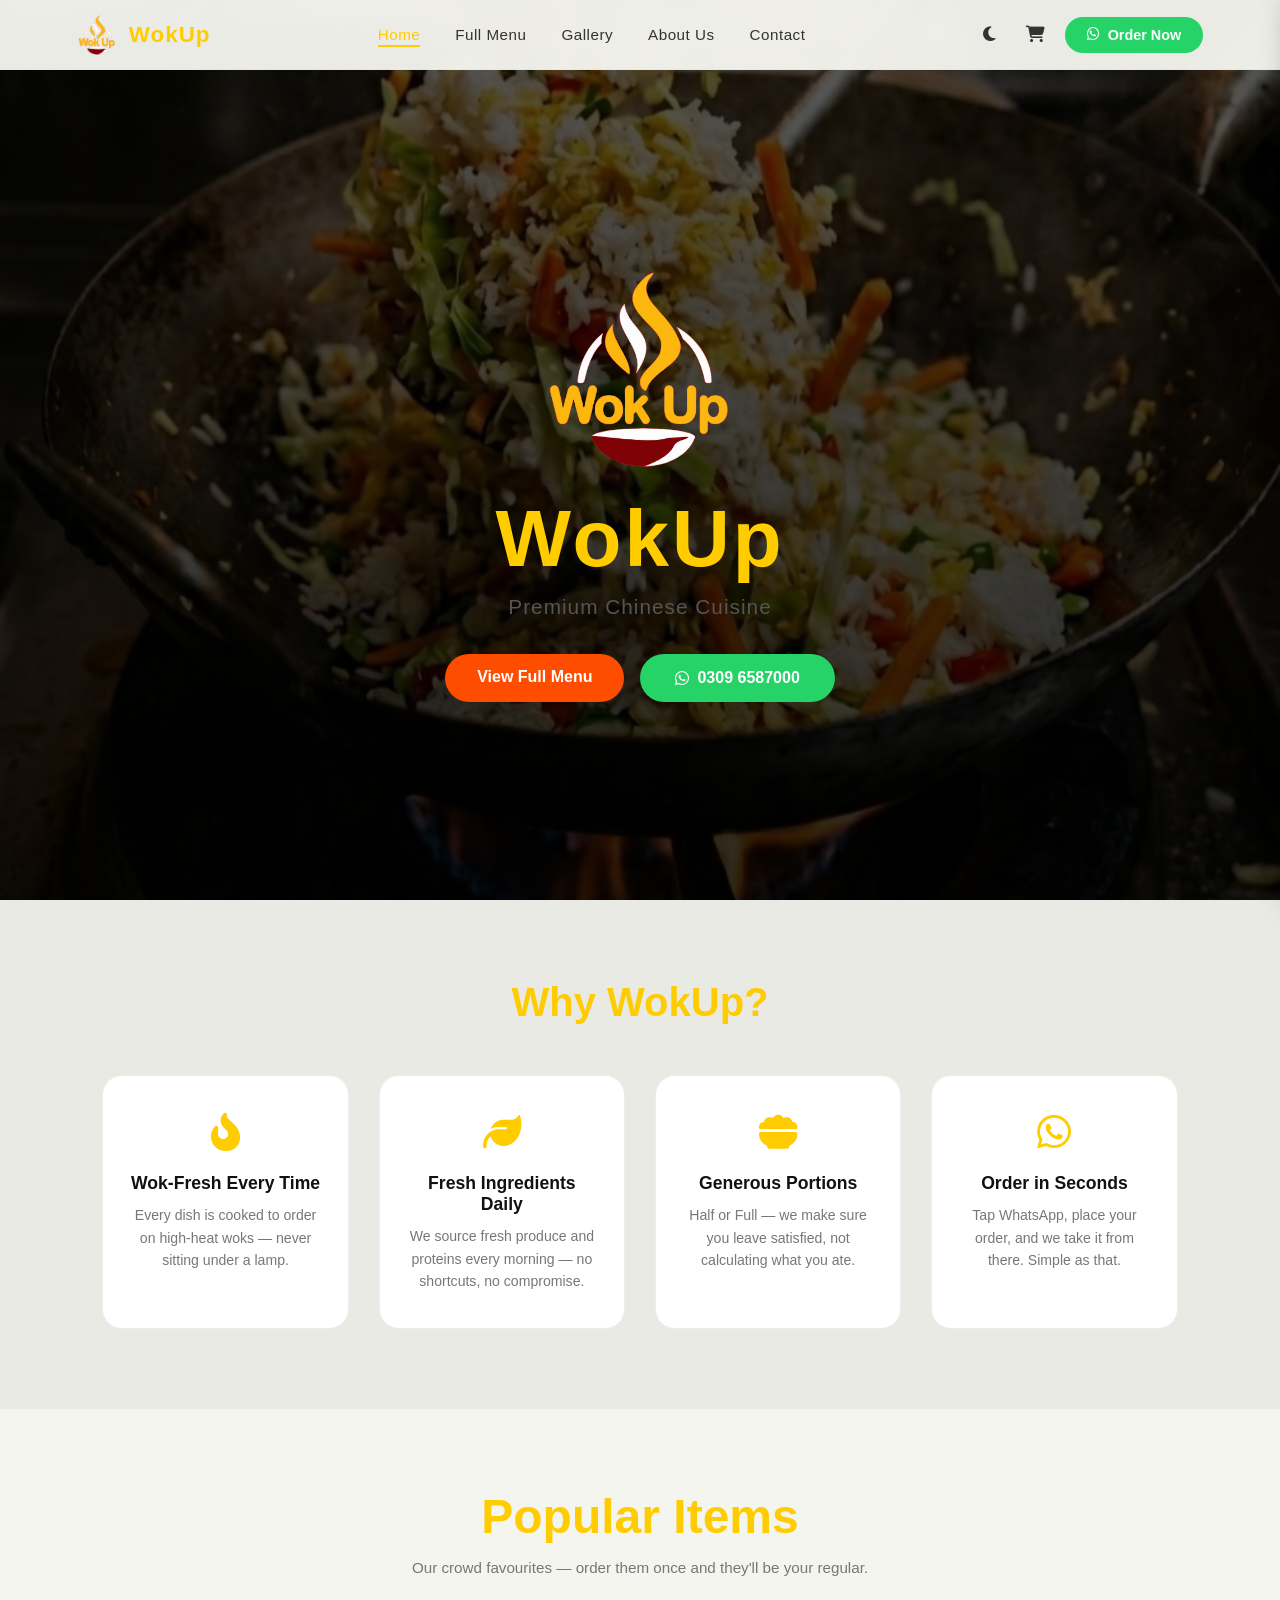
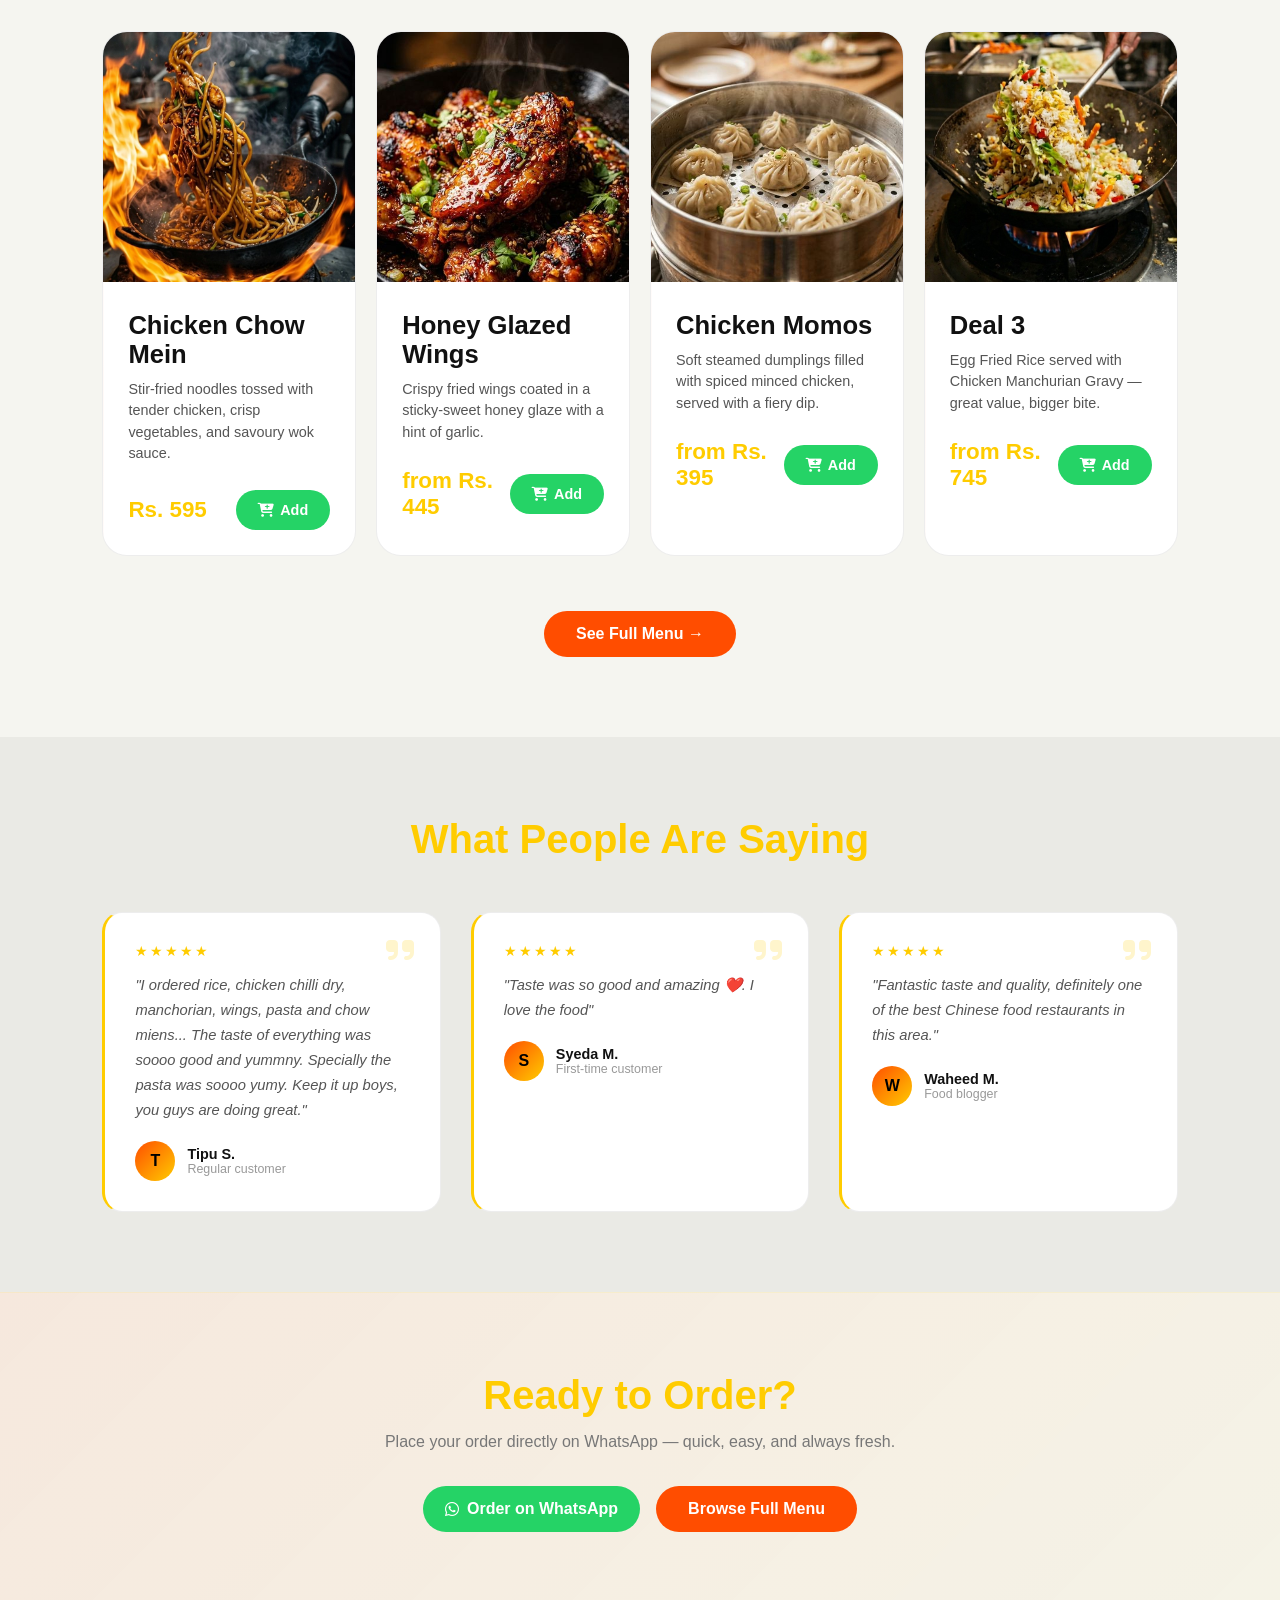
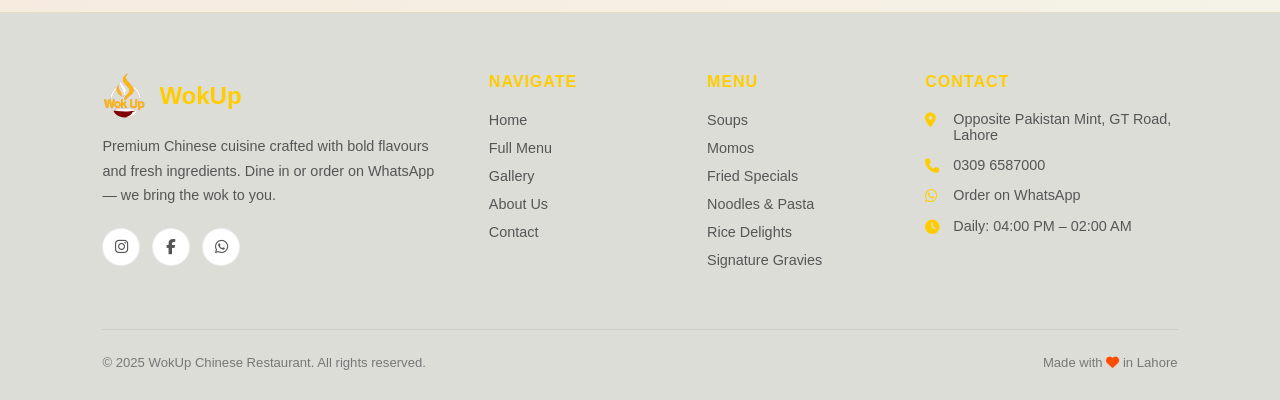
<file: index.html>
<!DOCTYPE html>
<html lang="en">
<head>
  <link rel="icon" type="image/png" href="assets/logo.png">
  <meta charset="UTF-8"/>
  <meta name="viewport" content="width=device-width, initial-scale=1.0"/>
  <title>WokUp Chinese Food, GT Road Lahore</title>
  <link rel="canonical" href="https://wokup.github.io/">
  <meta name="description" content="Premium Chinese cuisine in Lahore. Chicken Manchurian, Momos, Chow Mein and more. Order on WhatsApp — 0309 6587000. Opposite Pakistan Mint, GT Road.">
  <meta property="og:site_name" content="WokUp">
  <meta property="og:type" content="website">
  <meta property="og:title" content="WokUp — Premium Chinese Cuisine, GT Road Lahore">
  <meta property="og:description" content="Fresh wok-cooked Chinese food in Lahore. Browse the menu, build your order, and place it on WhatsApp. Opposite Pakistan Mint, GT Road.">
  <meta property="og:url" content="https://wokup.github.io/">
  <meta property="og:image" content="https://wokup.github.io/assets/logo.png">
  <link rel="stylesheet" href="shared.css">
  <link rel="stylesheet" href="https://cdnjs.cloudflare.com/ajax/libs/font-awesome/6.5.1/css/all.min.css"/>
  <style>
    .hero {
      height: 100vh;
      background: linear-gradient(rgba(0,0,0,0.65),rgba(0,0,0,0.82)),
                  url('assets/rice.jpg') center/cover;
      display: flex; justify-content: center; align-items: center; text-align: center;
    }
    .hero-content { padding-top: 70px; }
    .logo { width: 200px; margin-bottom: 20px; }
    .hero h1 { font-size: 5rem; color: var(--yellow); letter-spacing: 3px; }
    .hero p  { font-size: 1.3rem; margin-top: 10px; color: var(--text-muted); letter-spacing: 1px; }
    .hero-btns { display: flex; gap: 16px; justify-content: center; flex-wrap: wrap; margin-top: 35px; }
    .whatsapp-btn {
      display: inline-flex; align-items: center; gap: 8px;
      padding: 15px 35px; background: var(--green); color: white;
      text-decoration: none; border-radius: 50px; font-weight: bold; transition: 0.3s;
    }
    .whatsapp-btn:hover { transform: scale(1.05); }

    /* WHY US */
    .why-section { padding: 80px 8%; background: var(--bg-alt); }
    .why-grid { display: grid; grid-template-columns: repeat(auto-fit,minmax(220px,1fr)); gap: 30px; margin-top: 50px; }
    .why-card {
      background: var(--card); border-radius: 20px; padding: 35px 25px; text-align: center;
      border: 1px solid var(--border-card); transition: 0.3s;
    }
    .why-card:hover { border-color: rgba(255,204,0,0.3); transform: translateY(-5px); }
    .why-icon { font-size: 2.4rem; color: var(--yellow); margin-bottom: 18px; }
    .why-card h3 { font-size: 1.1rem; margin-bottom: 10px; color: var(--body-color); }
    .why-card p  { color: var(--text-dim); font-size: 0.88rem; line-height: 1.6; }

    /* POPULAR ITEMS */
    .menu-section { padding: 80px 8%; }
    .menu-section h2 { text-align: center; margin-bottom: 15px; font-size: 3rem; color: var(--yellow); }
    .menu-subtitle { text-align: center; color: var(--text-dim); margin-bottom: 55px; font-size: 0.95rem; }
    .menu-grid { display: grid; grid-template-columns: 1fr; gap: 30px; }
    @media (min-width: 640px) {
      .menu-grid { grid-template-columns: repeat(2, 1fr); gap: 32px; }
    }
    @media (min-width: 1024px) {
      /* Lock to exactly 4 columns so all Popular Items sit in a single row on desktop */
      .menu-grid { grid-template-columns: repeat(4, 1fr); gap: 20px; }
      .image-container img { height: 170px; }
      .card-content { padding: 18px; }
      .card-content h3 { font-size: 1.2rem; margin-bottom: 7px; }
      .card-content p  { font-size: 0.82rem; line-height: 1.45; }
      .price-row { margin-top: 16px; }
      .price { font-size: 1.15rem; }
      .order-btn { padding: 9px 16px; font-size: 0.82rem; }
    }
    .menu-card {
      background: var(--card); border-radius: 25px; overflow: hidden;
      transition: 0.4s; position: relative; border: 1px solid var(--border-card);
    }
    .menu-card::before {
      content: ''; position: absolute; inset: 0;
      background: linear-gradient(45deg,transparent,rgba(255,77,0,0.15),transparent);
      transform: translateX(-100%); transition: 0.6s;
    }
    .menu-card:hover::before { transform: translateX(100%); }
    .menu-card:hover { transform: translateY(-10px); }
    .image-container { overflow: hidden; }
    .image-container img { width: 100%; height: 250px; object-fit: cover; transition: 0.5s; }
    .menu-card:hover img { transform: scale(1.1); }
    .card-content { padding: 25px; }
    .card-content h3 { font-size: 1.6rem; margin-bottom: 10px; color: var(--body-color); }
    .card-content p  { color: var(--text-muted); line-height: 1.5; font-size: 0.9rem; }
    .price-row { margin-top: 25px; display: flex; justify-content: space-between; align-items: center; }
    .price { font-size: 1.4rem; color: var(--yellow); font-weight: bold; }
    .order-btn {
      background: var(--green); color: white; padding: 12px 22px;
      border-radius: 50px; text-decoration: none; font-weight: bold;
      transition: 0.3s; display: flex; align-items: center; gap: 6px;
      border: none; cursor: pointer; font-size: 0.9rem; font-family: inherit;
    }
    .order-btn:hover { transform: scale(1.05); }
    .order-btn:disabled { opacity: 0.7; cursor: default; transform: none; }
    .view-all-wrap { text-align: center; margin-top: 55px; }

    /* TESTIMONIALS */
    .testimonials-section { padding: 80px 8%; background: var(--bg-alt); }
    .testimonials-grid { display: grid; grid-template-columns: repeat(auto-fit,minmax(280px,1fr)); gap: 30px; margin-top: 50px; }
    .testimonial-card {
      background: var(--card); border-radius: 20px; padding: 30px;
      border-left: 3px solid var(--yellow); position: relative;
      border-top: 1px solid var(--border-card); border-right: 1px solid var(--border-card); border-bottom: 1px solid var(--border-card);
    }
    .quote-icon { font-size: 2rem; color: rgba(255,204,0,0.2); position: absolute; top: 20px; right: 25px; }
    .stars { color: var(--yellow); font-size: 0.85rem; letter-spacing: 2px; margin-bottom: 14px; }
    .testimonial-card p { color: var(--text-muted); line-height: 1.7; font-size: 0.92rem; margin-bottom: 18px; font-style: italic; }
    .reviewer { display: flex; align-items: center; gap: 12px; }
    .reviewer-avatar {
      width: 40px; height: 40px; border-radius: 50%;
      background: linear-gradient(135deg,var(--orange),var(--yellow));
      display: flex; align-items: center; justify-content: center;
      font-weight: bold; font-size: 1rem; color: #000; flex-shrink: 0;
    }
    .reviewer-name { font-weight: bold; font-size: 0.9rem; color: var(--body-color); }
    .reviewer-sub  { color: var(--text-faint); font-size: 0.78rem; }

    /* CTA */
    .cta-section {
      padding: 80px 8%; text-align: center;
      background: linear-gradient(135deg,rgba(255,77,0,0.08),rgba(255,204,0,0.04));
      border-top: 1px solid rgba(255,204,0,0.1);
    }
    .cta-section h2 { font-size: 2.5rem; color: var(--yellow); margin-bottom: 15px; }
    .cta-section p  { color: var(--text-dim); margin-bottom: 35px; font-size: 1rem; }
    .cta-btns { display: flex; gap: 16px; justify-content: center; flex-wrap: wrap; }

    @media(max-width:768px){
      .hero h1 { font-size: 3rem; }
      .menu-section h2 { font-size: 2.2rem; }
      .why-section h2, .testimonials-section h2, .cta-section h2 { font-size: 2rem; }
    }
  </style>
  <script type="application/ld+json">
{
  "@context": "https://schema.org",
  "@type": "WebSite",
  "name": "WokUp",
  "alternateName": "WokUp Chinese",
  "url": "https://wokup.github.io/"
}
</script>
  <script type="application/ld+json">
{
  "@context": "https://schema.org",
  "@type": "Restaurant",
  "name": "WokUp Chinese",
  "alternateName": "WokUp",
  "image": "https://wokup.github.io/assets/logo.png",
  "url": "https://wokup.github.io",
  "telephone": "+923096587000",
  "address": {
    "@type": "PostalAddress",
    "streetAddress": "Opposite Pakistan Mint, GT Road",
    "addressLocality": "Lahore",
    "addressRegion": "Punjab",
    "addressCountry": "PK"
  },
  "geo": {
    "@type": "GeoCoordinates",
    "latitude": 31.585654,
    "longitude": 74.390835
  },
  "servesCuisine": "Chinese",
  "menu": "https://wokup.github.io/menu.html",
  "openingHoursSpecification": {
    "@type": "OpeningHoursSpecification",
    "dayOfWeek": [
      "Monday",
      "Tuesday",
      "Wednesday",
      "Thursday",
      "Friday",
      "Saturday",
      "Sunday"
    ],
    "opens": "16:00",
    "closes": "02:00"
  },
  "priceRange": "Rs. 245 \u2013 Rs. 2665",
  "sameAs": [
    "https://www.instagram.com/wokup_lhr",
    "https://www.facebook.com/profile.php?id=61586208690025"
  ],
  "contactPoint": {
    "@type": "ContactPoint",
    "telephone": "+923096587000",
    "contactType": "customer service",
    "availableLanguage": [
      "English",
      "Urdu"
    ]
  }
}
</script>
</head>
<body>

  <header class="hero">
    <div class="hero-content">
      <img src="assets/logo.png" class="logo" alt="WokUp Logo">
      <h1>WokUp</h1>
      <p>Premium Chinese Cuisine</p>
      <div class="hero-btns">
        <a href="menu.html" class="btn-orange">View Full Menu</a>
        <a href="https://wa.me/923096587000?text=I%20want%20to%20order%20from%20WokUp" target="_blank" class="whatsapp-btn">
          <i class="fab fa-whatsapp"></i> 0309 6587000
        </a>
      </div>
    </div>
  </header>

  <section class="why-section">
    <h2 class="section-title">Why WokUp?</h2>
    <div class="why-grid">
      <div class="why-card">
        <div class="why-icon"><i class="fas fa-fire-flame-curved"></i></div>
        <h3>Wok-Fresh Every Time</h3>
        <p>Every dish is cooked to order on high-heat woks — never sitting under a lamp.</p>
      </div>
      <div class="why-card">
        <div class="why-icon"><i class="fas fa-leaf"></i></div>
        <h3>Fresh Ingredients Daily</h3>
        <p>We source fresh produce and proteins every morning — no shortcuts, no compromise.</p>
      </div>
      <div class="why-card">
        <div class="why-icon"><i class="fas fa-bowl-food"></i></div>
        <h3>Generous Portions</h3>
        <p>Half or Full — we make sure you leave satisfied, not calculating what you ate.</p>
      </div>
      <div class="why-card">
        <div class="why-icon"><i class="fab fa-whatsapp"></i></div>
        <h3>Order in Seconds</h3>
        <p>Tap WhatsApp, place your order, and we take it from there. Simple as that.</p>
      </div>
    </div>
  </section>

  <section class="menu-section" id="menu">
    <h2>Popular Items</h2>
    <p class="menu-subtitle">Our crowd favourites — order them once and they'll be your regular.</p>
    <div class="menu-grid">
      <div class="menu-card" data-name="Chicken Chow Mein" data-price="595">
        <div class="image-container"><img src="assets/chowmein.jpg" alt="Chicken Chow Mein"></div>
        <div class="card-content">
          <h3>Chicken Chow Mein</h3>
          <p>Stir-fried noodles tossed with tender chicken, crisp vegetables, and savoury wok sauce.</p>
          <div class="price-row">
            <span class="price">Rs. 595</span>
            <button class="order-btn" onclick="addToCartFromItem(this)"><i class="fas fa-cart-plus"></i> Add</button>
          </div>
        </div>
      </div>
      <div class="menu-card" data-name="Honey Glazed Wings" data-price="445" data-variation="4 pcs">
        <div class="image-container"><img src="assets/wings.jpg" alt="Honey Glazed Wings"></div>
        <div class="card-content">
          <h3>Honey Glazed Wings</h3>
          <p>Crispy fried wings coated in a sticky-sweet honey glaze with a hint of garlic.</p>
          <div class="price-row">
            <span class="price">from Rs. 445</span>
            <button class="order-btn" onclick="addToCartFromItem(this)"><i class="fas fa-cart-plus"></i> Add</button>
          </div>
        </div>
      </div>
      <div class="menu-card" data-name="Chicken Momos" data-price="395" data-variation="6 pcs">
        <div class="image-container"><img src="assets/momos.jpg" alt="Chicken Momos"></div>
        <div class="card-content">
          <h3>Chicken Momos</h3>
          <p>Soft steamed dumplings filled with spiced minced chicken, served with a fiery dip.</p>
          <div class="price-row">
            <span class="price">from Rs. 395</span>
            <button class="order-btn" onclick="addToCartFromItem(this)"><i class="fas fa-cart-plus"></i> Add</button>
          </div>
        </div>
      </div>
      <div class="menu-card" data-name="Deal 3" data-price="745" data-variation="Chicken Manchurian">
        <div class="image-container"><img src="assets/rice.jpg" alt="Deal 3 - Egg Fried Rice with Gravy"></div>
        <div class="card-content">
          <h3>Deal 3</h3>
          <p>Egg Fried Rice served with Chicken Manchurian Gravy — great value, bigger bite.</p>
          <div class="price-row">
            <span class="price">from Rs. 745</span>
            <button class="order-btn" onclick="addToCartFromItem(this)"><i class="fas fa-cart-plus"></i> Add</button>
          </div>
        </div>
      </div>
    </div>
    <div class="view-all-wrap"><a href="menu.html" class="btn-orange">See Full Menu →</a></div>
  </section>

  <section class="testimonials-section">
    <h2 class="section-title">What People Are Saying</h2>
    <div class="testimonials-grid">
      <div class="testimonial-card">
        <div class="quote-icon"><i class="fas fa-quote-right"></i></div>
        <div class="stars">★★★★★</div>
        <p>"I ordered rice, chicken chilli dry, manchorian, wings, pasta and chow miens... The taste of everything was soooo good and yummny. Specially the pasta was soooo yumy. Keep it up boys, you guys are doing great."</p>
        <div class="reviewer">
          <div class="reviewer-avatar">T</div>
          <div><div class="reviewer-name">Tipu S.</div><div class="reviewer-sub">Regular customer</div></div>
        </div>
      </div>
      <div class="testimonial-card">
        <div class="quote-icon"><i class="fas fa-quote-right"></i></div>
        <div class="stars">★★★★★</div>
        <p>"Taste was so good and amazing ❤️. I love the food"</p>
        <div class="reviewer">
          <div class="reviewer-avatar">S</div>
          <div><div class="reviewer-name">Syeda M.</div><div class="reviewer-sub">First-time customer</div></div>
        </div>
      </div>
      <div class="testimonial-card">
        <div class="quote-icon"><i class="fas fa-quote-right"></i></div>
        <div class="stars">★★★★★</div>
        <p>"Fantastic taste and quality, definitely one of the best Chinese food restaurants in this area."</p>
        <div class="reviewer">
          <div class="reviewer-avatar">W</div>
          <div><div class="reviewer-name">Waheed M.</div><div class="reviewer-sub">Food blogger</div></div>
        </div>
      </div>
    </div>
  </section>

  <section class="cta-section">
    <h2>Ready to Order?</h2>
    <p>Place your order directly on WhatsApp — quick, easy, and always fresh.</p>
    <div class="cta-btns">
      <a href="https://wa.me/923096587000?text=I%20want%20to%20order%20from%20WokUp" target="_blank" class="btn-whatsapp">
        <i class="fab fa-whatsapp"></i> Order on WhatsApp
      </a>
      <a href="menu.html" class="btn-orange">Browse Full Menu</a>
    </div>
  </section>

  <script src="layout.js"></script>
  <script>injectNavbar('home'); injectFooter();</script>
</body>
</html>
</file>
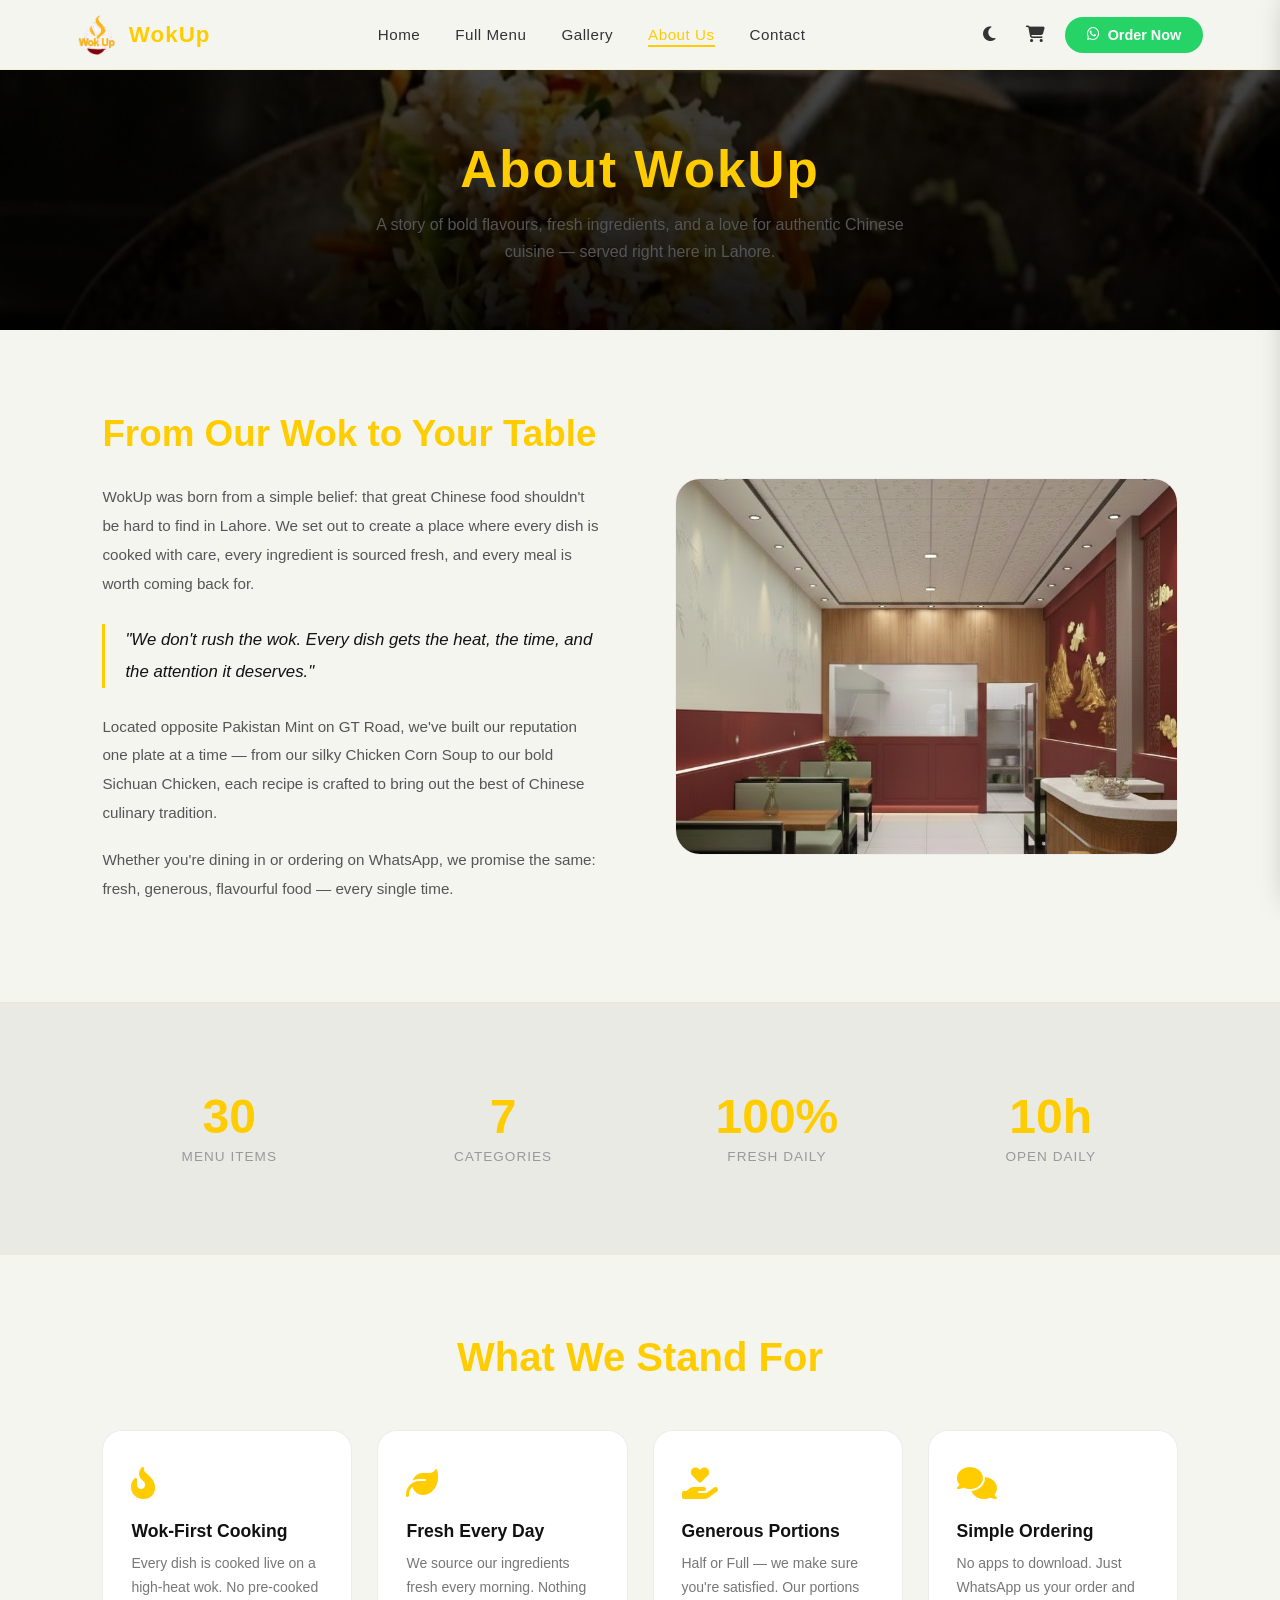
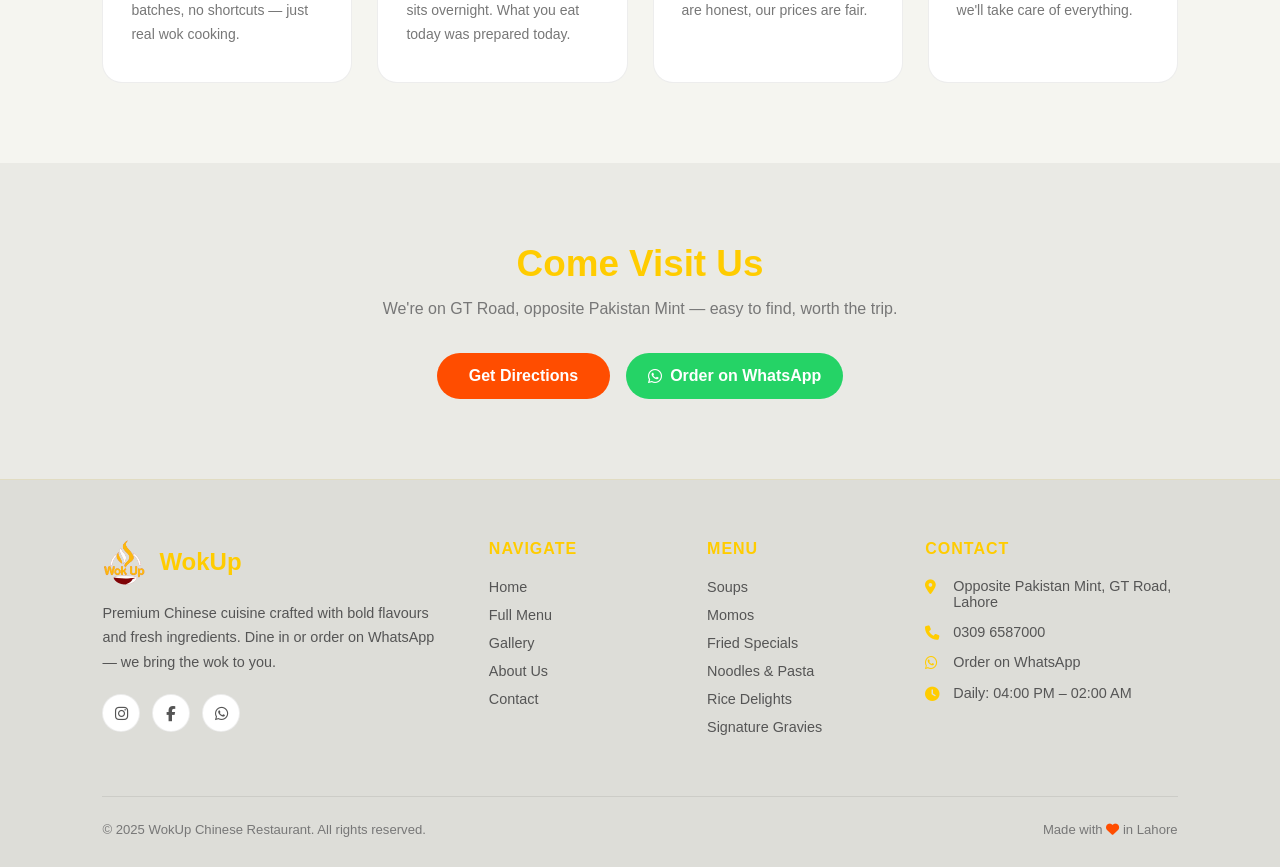
<file: about.html>
<!DOCTYPE html>
<html lang="en">
<head>
  <link rel="icon" type="image/png" href="assets/logo.png">
  <meta charset="UTF-8"/>
  <meta name="viewport" content="width=device-width, initial-scale=1.0"/>
  <title>About Us — WokUp Chinese Restaurant</title>
  <meta name="description" content="WokUp Chinese — fresh ingredients, wok-cooked to order, generous portions. Learn about our story and what makes us different. GT Road, Lahore.">
  <meta property="og:site_name" content="WokUp">
  <meta property="og:type" content="website">
  <meta property="og:title" content="About Us — WokUp Chinese Restaurant Lahore">
  <meta property="og:description" content="Fresh ingredients every day, bold flavours, generous portions. Our story — from our wok to your table.">
  <meta property="og:url" content="https://wokup.github.io/about.html">
  <meta property="og:image" content="https://wokup.github.io/assets/logo.png">
  <link rel="canonical" href="https://wokup.github.io/about.html">
  <link rel="stylesheet" href="shared.css">
  <link rel="stylesheet" href="https://cdnjs.cloudflare.com/ajax/libs/font-awesome/6.5.1/css/all.min.css"/>
  <style>
    body { padding-top: 70px; }

    .about-header {
      background: linear-gradient(rgba(0,0,0,0.72),rgba(0,0,0,0.92)),
                  url('assets/rice.jpg') center/cover fixed;
      padding: 70px 8% 65px; text-align: center;
    }
    .about-header h1 { font-size: 3.2rem; color: var(--yellow); letter-spacing: 2px; }
    .about-header p  { color: var(--text-muted); margin-top: 12px; font-size: 1rem; max-width: 550px; margin-left: auto; margin-right: auto; line-height: 1.7; }

    .story-section { padding: 80px 8%; display: grid; grid-template-columns: 1fr 1fr; gap: 70px; align-items: center; }
    .story-text h2 { font-size: 2.3rem; color: var(--yellow); margin-bottom: 25px; line-height: 1.3; }
    .story-text p  { color: var(--text-muted); line-height: 1.9; margin-bottom: 18px; font-size: 0.95rem; }
    .story-highlight { border-left: 3px solid var(--yellow); padding-left: 20px; color: var(--body-color) !important; font-style: italic; font-size: 1.05rem !important; margin: 25px 0 !important; }

    .story-visual {
      background: var(--card); border-radius: 25px; overflow: hidden;
      aspect-ratio: 4/3; display: flex; align-items: center; justify-content: center;
      border: 1px solid var(--border-card);
    }
    .story-visual img { width: 100%; height: 100%; object-fit: cover; }
    .story-visual-placeholder { text-align: center; padding: 40px; }
    .story-visual-placeholder i { font-size: 5rem; color: rgba(255,204,0,0.15); display: block; margin-bottom: 15px; }
    .story-visual-placeholder span { color: var(--text-faint); font-size: 0.85rem; }

    .stats-section { background: var(--bg-alt); padding: 60px 8%; border-top: 1px solid rgba(255,204,0,0.08); border-bottom: 1px solid rgba(255,204,0,0.08); }
    .stats-grid { display: grid; grid-template-columns: repeat(4,1fr); gap: 20px; text-align: center; }
    .stat-item { padding: 30px 20px; }
    .stat-number { font-size: 3rem; font-weight: bold; color: var(--yellow); line-height: 1; margin-bottom: 8px; }
    .stat-label  { color: var(--text-faint); font-size: 0.85rem; text-transform: uppercase; letter-spacing: 1px; }

    .values-section { padding: 80px 8%; }
    .values-grid { display: grid; grid-template-columns: repeat(auto-fit,minmax(240px,1fr)); gap: 25px; margin-top: 50px; }
    .value-card { background: var(--card); border-radius: 20px; padding: 35px 28px; border: 1px solid var(--border-card); transition: 0.3s; }
    .value-card:hover { border-color: rgba(255,204,0,0.25); transform: translateY(-4px); }
    .value-icon { font-size: 2rem; color: var(--yellow); margin-bottom: 18px; }
    .value-card h3 { font-size: 1.1rem; margin-bottom: 10px; color: var(--body-color); }
    .value-card p  { color: var(--text-dim); font-size: 0.875rem; line-height: 1.7; }

    .visit-section { padding: 80px 8%; background: var(--bg-alt); text-align: center; }
    .visit-section h2 { font-size: 2.3rem; color: var(--yellow); margin-bottom: 15px; }
    .visit-section p  { color: var(--text-dim); margin-bottom: 35px; font-size: 1rem; }
    .visit-btns { display: flex; gap: 16px; justify-content: center; flex-wrap: wrap; }

    @media(max-width:900px){ .story-section { grid-template-columns: 1fr; gap: 40px; } .stats-grid { grid-template-columns: repeat(2,1fr); } }
    @media(max-width:600px){ .about-header h1 { font-size: 2.3rem; } .story-text h2 { font-size: 1.8rem; } .stat-number { font-size: 2.2rem; } }
  </style>
  <script type="application/ld+json">
{
  "@context": "https://schema.org",
  "@type": "Restaurant",
  "name": "WokUp Chinese",
  "alternateName": "WokUp",
  "image": "https://wokup.github.io/assets/logo.png",
  "url": "https://wokup.github.io",
  "telephone": "+923096587000",
  "address": {
    "@type": "PostalAddress",
    "streetAddress": "Opposite Pakistan Mint, GT Road",
    "addressLocality": "Lahore",
    "addressRegion": "Punjab",
    "addressCountry": "PK"
  },
  "geo": {
    "@type": "GeoCoordinates",
    "latitude": 31.585654,
    "longitude": 74.390835
  },
  "servesCuisine": "Chinese",
  "menu": "https://wokup.github.io/menu.html",
  "openingHoursSpecification": {
    "@type": "OpeningHoursSpecification",
    "dayOfWeek": [
      "Monday",
      "Tuesday",
      "Wednesday",
      "Thursday",
      "Friday",
      "Saturday",
      "Sunday"
    ],
    "opens": "16:00",
    "closes": "02:00"
  },
  "priceRange": "Rs. 245 \u2013 Rs. 2665",
  "sameAs": [
    "https://www.instagram.com/wokup_lhr",
    "https://www.facebook.com/profile.php?id=61586208690025"
  ],
  "contactPoint": {
    "@type": "ContactPoint",
    "telephone": "+923096587000",
    "contactType": "customer service",
    "availableLanguage": [
      "English",
      "Urdu"
    ]
  }
}
</script>
</head>
<body>

  <div class="about-header">
    <h1>About WokUp</h1>
    <p>A story of bold flavours, fresh ingredients, and a love for authentic Chinese cuisine — served right here in Lahore.</p>
  </div>

  <section class="story-section">
    <div class="story-text">
      <h2>From Our Wok to Your Table</h2>
      <p>WokUp was born from a simple belief: that great Chinese food shouldn't be hard to find in Lahore. We set out to create a place where every dish is cooked with care, every ingredient is sourced fresh, and every meal is worth coming back for.</p>
      <p class="story-highlight">"We don't rush the wok. Every dish gets the heat, the time, and the attention it deserves."</p>
      <p>Located opposite Pakistan Mint on GT Road, we've built our reputation one plate at a time — from our silky Chicken Corn Soup to our bold Sichuan Chicken, each recipe is crafted to bring out the best of Chinese culinary tradition.</p>
      <p>Whether you're dining in or ordering on WhatsApp, we promise the same: fresh, generous, flavourful food — every single time.</p>
    </div>
    <div class="story-visual">
      <img src="assets/interior.jpeg" alt="WokUp Restaurant Interior">
    </div>
  </section>

  <section class="stats-section">
    <div class="stats-grid">
      <div class="stat-item"><div class="stat-number">30</div><div class="stat-label">Menu Items</div></div>
      <div class="stat-item"><div class="stat-number">7</div><div class="stat-label">Categories</div></div>
      <div class="stat-item"><div class="stat-number">100%</div><div class="stat-label">Fresh Daily</div></div>
      <div class="stat-item"><div class="stat-number">10h</div><div class="stat-label">Open Daily</div></div>
    </div>
  </section>

  <section class="values-section">
    <h2 class="section-title">What We Stand For</h2>
    <div class="values-grid">
      <div class="value-card">
        <div class="value-icon"><i class="fas fa-fire-flame-curved"></i></div>
        <h3>Wok-First Cooking</h3>
        <p>Every dish is cooked live on a high-heat wok. No pre-cooked batches, no shortcuts — just real wok cooking.</p>
      </div>
      <div class="value-card">
        <div class="value-icon"><i class="fas fa-leaf"></i></div>
        <h3>Fresh Every Day</h3>
        <p>We source our ingredients fresh every morning. Nothing sits overnight. What you eat today was prepared today.</p>
      </div>
      <div class="value-card">
        <div class="value-icon"><i class="fas fa-hand-holding-heart"></i></div>
        <h3>Generous Portions</h3>
        <p>Half or Full — we make sure you're satisfied. Our portions are honest, our prices are fair.</p>
      </div>
      <div class="value-card">
        <div class="value-icon"><i class="fas fa-comments"></i></div>
        <h3>Simple Ordering</h3>
        <p>No apps to download. Just WhatsApp us your order and we'll take care of everything.</p>
      </div>
    </div>
  </section>

  <section class="visit-section">
    <h2>Come Visit Us</h2>
    <p>We're on GT Road, opposite Pakistan Mint — easy to find, worth the trip.</p>
    <div class="visit-btns">
      <a href="contact.html" class="btn-orange">Get Directions</a>
      <a href="https://wa.me/923096587000?text=I%20want%20to%20order%20from%20WokUp" target="_blank" class="btn-whatsapp">
        <i class="fab fa-whatsapp"></i> Order on WhatsApp
      </a>
    </div>
  </section>

  <script src="layout.js"></script>
  <script>injectNavbar('about'); injectFooter();</script>
</body>
</html>
</file>
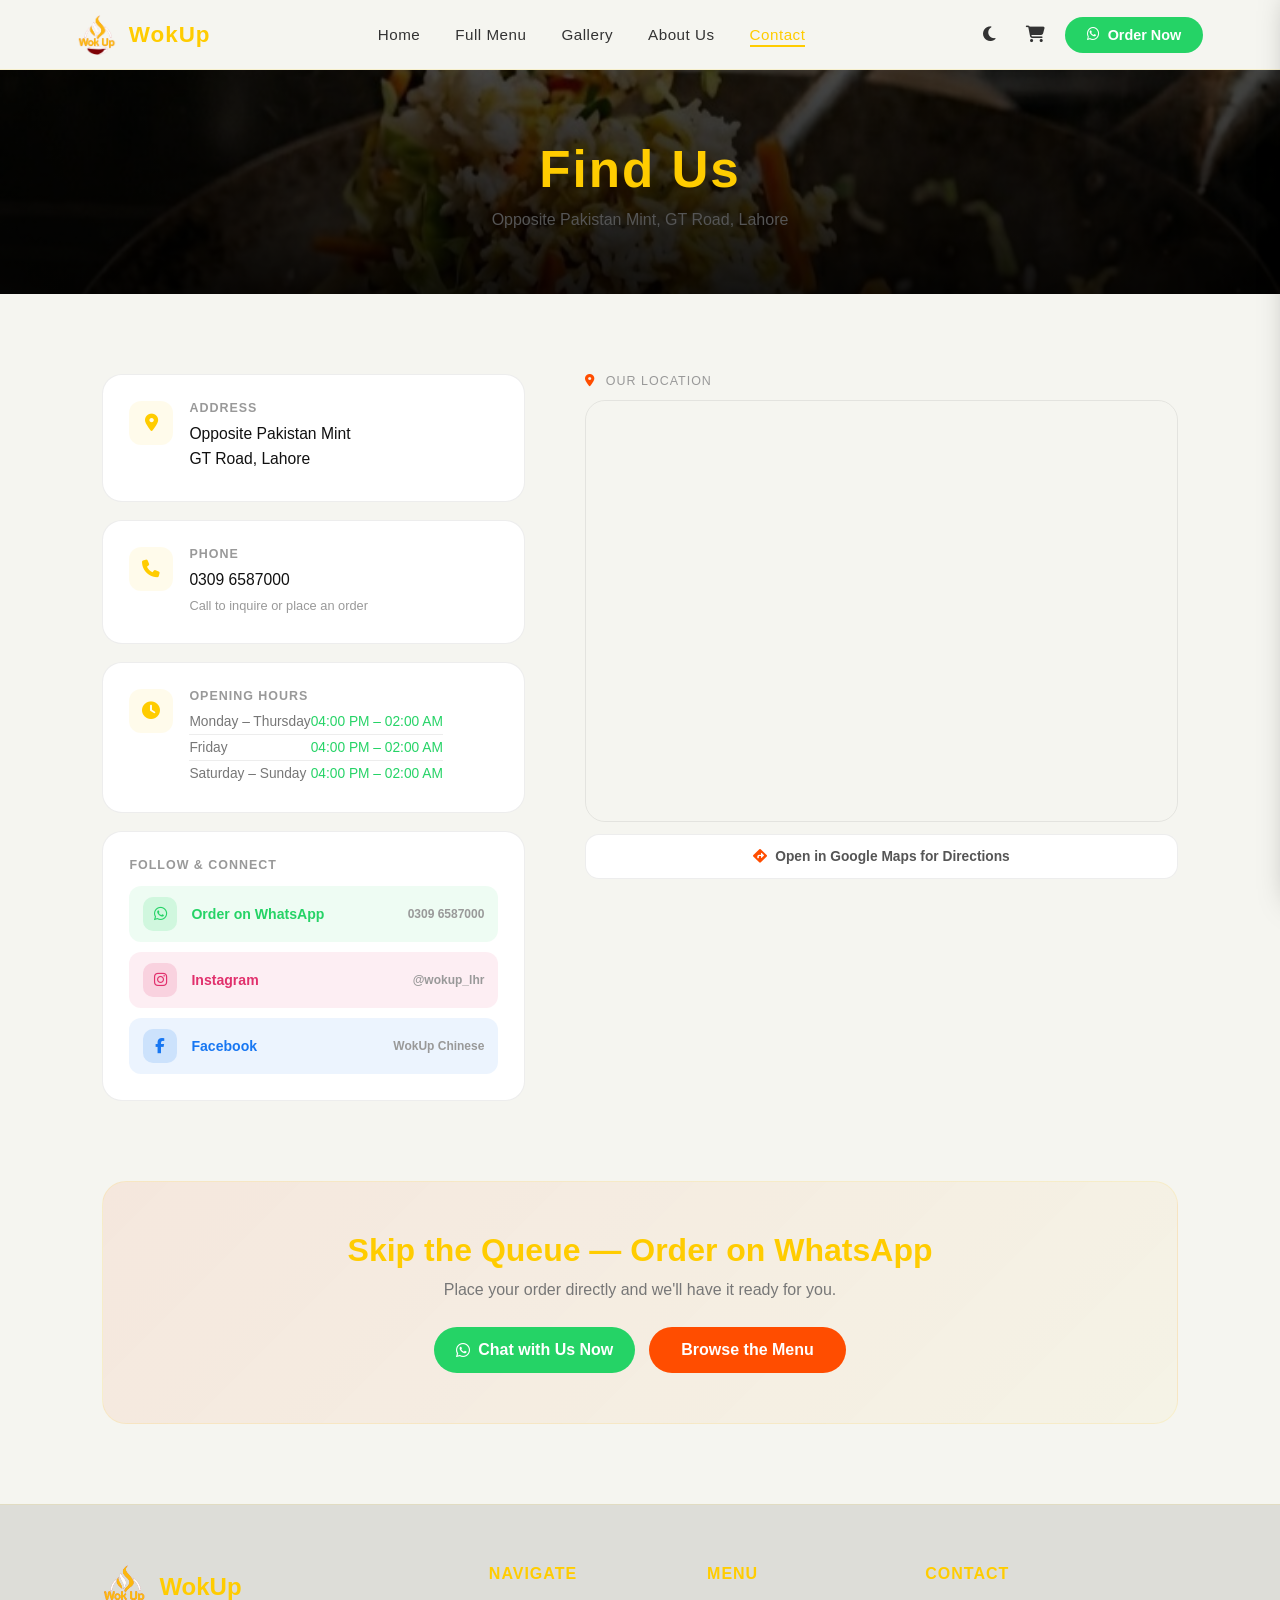
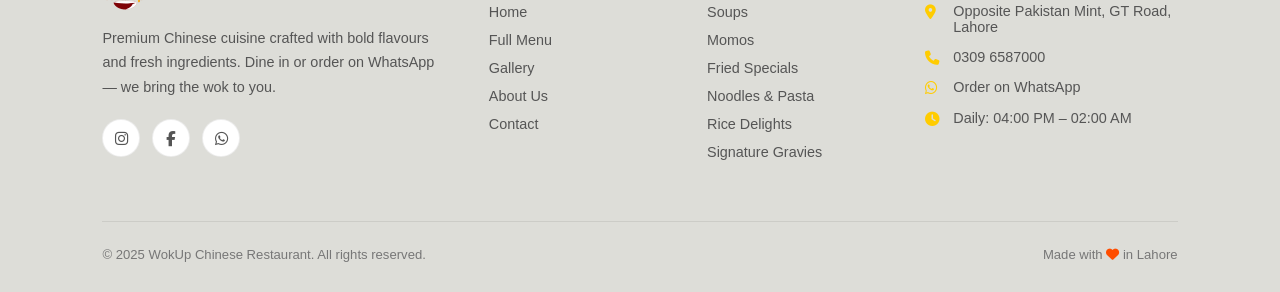
<file: contact.html>
<!DOCTYPE html>
<html lang="en">
<head>
  <link rel="icon" type="image/png" href="assets/logo.png">
  <meta charset="UTF-8"/>
  <meta name="viewport" content="width=device-width, initial-scale=1.0"/>
  <title>Contact & Location — WokUp Chinese Restaurant</title>
  <meta name="description" content="Find WokUp Chinese — Opposite Pakistan Mint, GT Road, Lahore. Call 0309 6587000 or order on WhatsApp. Open daily 4 PM – 2 AM.">
  <meta property="og:site_name" content="WokUp">
  <meta property="og:type" content="website">
  <meta property="og:title" content="Contact & Location — WokUp Chinese Restaurant">
  <meta property="og:description" content="Opposite Pakistan Mint, GT Road, Lahore. Call 0309 6587000 or WhatsApp your order. Open daily 4 PM – 2 AM.">
  <meta property="og:url" content="https://wokup.github.io/contact.html">
  <meta property="og:image" content="https://wokup.github.io/assets/logo.png">
  <link rel="canonical" href="https://wokup.github.io/contact.html">
  <link rel="stylesheet" href="shared.css">
  <link rel="stylesheet" href="https://cdnjs.cloudflare.com/ajax/libs/font-awesome/6.5.1/css/all.min.css"/>
  <style>
    body { padding-top: 70px; }

    .contact-header {
      background: linear-gradient(rgba(0,0,0,0.72),rgba(0,0,0,0.92)),
                  url('assets/rice.jpg') center/cover fixed;
      padding: 70px 8% 65px; text-align: center;
    }
    .contact-header h1 { font-size: 3.2rem; color: var(--yellow); letter-spacing: 2px; }
    .contact-header p  { color: var(--text-muted); margin-top: 12px; font-size: 1rem; }

    .contact-section { padding: 80px 8%; display: grid; grid-template-columns: 1fr 1.4fr; gap: 60px; align-items: start; }

    /* INFO CARDS */
    .contact-info { display: flex; flex-direction: column; gap: 18px; }
    .info-card {
      background: var(--card); border-radius: 20px; padding: 26px;
      border: 1px solid var(--border-card); display: flex; gap: 16px; align-items: flex-start; transition: 0.3s;
    }
    .info-card:hover { border-color: rgba(255,204,0,0.25); }
    .info-card-icon {
      width: 44px; height: 44px; background: rgba(255,204,0,0.08);
      border-radius: 12px; display: flex; align-items: center; justify-content: center;
      font-size: 1.1rem; color: var(--yellow); flex-shrink: 0;
    }
    .info-card-body h3 { font-size: 0.78rem; text-transform: uppercase; letter-spacing: 1px; color: var(--text-faint); margin-bottom: 6px; }
    .info-card-body p, .info-card-body a { color: var(--body-color); font-size: 0.98rem; text-decoration: none; line-height: 1.6; transition: color 0.3s; }
    .info-card-body a:hover { color: var(--yellow); }
    .info-card-body .sub { color: var(--text-faint); font-size: 0.8rem; margin-top: 4px; }

    .hours-table { width: 100%; margin-top: 6px; }
    .hours-row { display: flex; justify-content: space-between; padding: 5px 0; border-bottom: 1px solid var(--border-card); font-size: 0.86rem; }
    .hours-row:last-child { border-bottom: none; }
    .hours-row .day  { color: var(--text-dim); }
    .hours-row .time { color: var(--body-color); }
    .hours-row .time.open { color: var(--green); }

    .social-links-card { background: var(--card); border-radius: 20px; padding: 26px; border: 1px solid var(--border-card); }
    .social-links-card h3 { font-size: 0.78rem; text-transform: uppercase; letter-spacing: 1px; color: var(--text-faint); margin-bottom: 14px; }
    .social-btns { display: flex; flex-direction: column; gap: 10px; }
    .social-link-btn { display: flex; align-items: center; gap: 14px; padding: 11px 14px; border-radius: 12px; text-decoration: none; font-size: 0.88rem; font-weight: bold; transition: 0.25s; }
    .sl-icon { width: 34px; height: 34px; border-radius: 10px; display: flex; align-items: center; justify-content: center; font-size: 0.95rem; flex-shrink: 0; }
    .sl-whatsapp  { background: rgba(37,211,102,0.08);  color: #25D366; }
    .sl-whatsapp:hover  { background: rgba(37,211,102,0.15); }
    .sl-whatsapp .sl-icon  { background: rgba(37,211,102,0.15);  color: #25D366; }
    .sl-instagram { background: rgba(225,48,108,0.08);  color: #E1306C; }
    .sl-instagram:hover { background: rgba(225,48,108,0.15); }
    .sl-instagram .sl-icon { background: rgba(225,48,108,0.15);  color: #E1306C; }
    .sl-facebook  { background: rgba(24,119,242,0.08);  color: #1877F2; }
    .sl-facebook:hover  { background: rgba(24,119,242,0.15); }
    .sl-facebook .sl-icon  { background: rgba(24,119,242,0.15);  color: #1877F2; }
    .sl-handle { font-size: 0.75rem; color: var(--text-faint); margin-left: auto; }

    /* MAP */
    .map-container { position: sticky; top: 90px; }
    .map-label { font-size: 0.78rem; text-transform: uppercase; letter-spacing: 1px; color: var(--text-faint); margin-bottom: 12px; }
    .map-wrapper { border-radius: 20px; overflow: hidden; border: 1px solid var(--border-card); }
    .map-wrapper iframe { width: 100%; height: 420px; display: block; }
    .map-link-btn {
      display: flex; align-items: center; justify-content: center; gap: 8px;
      margin-top: 12px; padding: 14px; background: var(--card);
      border-radius: 14px; text-decoration: none; color: var(--text-muted);
      font-size: 0.86rem; font-weight: bold; border: 1px solid var(--border-card); transition: 0.3s;
    }
    .map-link-btn:hover { border-color: rgba(255,204,0,0.3); color: var(--yellow); }
    .map-link-btn i { color: var(--orange); }

    /* ORDER BANNER */
    .order-banner {
      margin: 0 8% 80px; padding: 50px 40px; text-align: center;
      background: linear-gradient(135deg,rgba(255,77,0,0.08),rgba(255,204,0,0.04));
      border: 1px solid rgba(255,204,0,0.12); border-radius: 24px;
    }
    .order-banner h2 { font-size: 2rem; color: var(--yellow); margin-bottom: 12px; }
    .order-banner p  { color: var(--text-dim); margin-bottom: 28px; }
    .order-banner-btns { display: flex; gap: 14px; justify-content: center; flex-wrap: wrap; }

    @media(max-width:900px){ .contact-section { grid-template-columns: 1fr; gap: 40px; } .map-container { position: static; } }
    @media(max-width:600px){ .contact-header h1 { font-size: 2.3rem; } .order-banner { margin: 0 5% 60px; padding: 35px 20px; } .order-banner h2 { font-size: 1.6rem; } }
  </style>
  <script type="application/ld+json">
{
  "@context": "https://schema.org",
  "@type": "Restaurant",
  "name": "WokUp Chinese",
  "alternateName": "WokUp",
  "image": "https://wokup.github.io/assets/logo.png",
  "url": "https://wokup.github.io",
  "telephone": "+923096587000",
  "address": {
    "@type": "PostalAddress",
    "streetAddress": "Opposite Pakistan Mint, GT Road",
    "addressLocality": "Lahore",
    "addressRegion": "Punjab",
    "addressCountry": "PK"
  },
  "geo": {
    "@type": "GeoCoordinates",
    "latitude": 31.585654,
    "longitude": 74.390835
  },
  "servesCuisine": "Chinese",
  "menu": "https://wokup.github.io/menu.html",
  "openingHoursSpecification": {
    "@type": "OpeningHoursSpecification",
    "dayOfWeek": [
      "Monday",
      "Tuesday",
      "Wednesday",
      "Thursday",
      "Friday",
      "Saturday",
      "Sunday"
    ],
    "opens": "16:00",
    "closes": "02:00"
  },
  "priceRange": "Rs. 245 \u2013 Rs. 2665",
  "sameAs": [
    "https://www.instagram.com/wokup_lhr",
    "https://www.facebook.com/profile.php?id=61586208690025"
  ],
  "contactPoint": {
    "@type": "ContactPoint",
    "telephone": "+923096587000",
    "contactType": "customer service",
    "availableLanguage": [
      "English",
      "Urdu"
    ]
  }
}
</script>
</head>
<body>

  <div class="contact-header">
    <h1>Find Us</h1>
    <p>Opposite Pakistan Mint, GT Road, Lahore</p>
  </div>

  <section class="contact-section">
    <div class="contact-info">

      <div class="info-card">
        <div class="info-card-icon"><i class="fas fa-map-marker-alt"></i></div>
        <div class="info-card-body">
          <h3>Address</h3>
          <p>Opposite Pakistan Mint<br>GT Road, Lahore</p>
          <p class="sub"></p>
          <!-- <p class="sub">Easy to find — landmark location</p> -->
        </div>
      </div>

      <div class="info-card">
        <div class="info-card-icon"><i class="fas fa-phone"></i></div>
        <div class="info-card-body">
          <h3>Phone</h3>
          <a href="tel:03096587000">0309 6587000</a>
          <p class="sub">Call to inquire or place an order</p>
        </div>
      </div>

      <div class="info-card">
        <div class="info-card-icon"><i class="fas fa-clock"></i></div>
        <div class="info-card-body">
          <h3>Opening Hours</h3>
          <div class="hours-table">
            <div class="hours-row"><span class="day">Monday – Thursday</span><span class="time open">04:00 PM – 02:00 AM</span></div>
            <div class="hours-row"><span class="day">Friday</span><span class="time open">04:00 PM – 02:00 AM</span></div>
            <div class="hours-row"><span class="day">Saturday – Sunday</span><span class="time open">04:00 PM – 02:00 AM</span></div>
          </div>
        </div>
      </div>

      <div class="social-links-card">
        <h3>Follow &amp; Connect</h3>
        <div class="social-btns">
          <a href="https://wa.me/923096587000?text=I%20want%20to%20order%20from%20WokUp" target="_blank" class="social-link-btn sl-whatsapp">
            <div class="sl-icon"><i class="fab fa-whatsapp"></i></div>
            <span>Order on WhatsApp</span>
            <span class="sl-handle">0309 6587000</span>
          </a>
          <a href="https://www.instagram.com/wokup_lhr" target="_blank" class="social-link-btn sl-instagram">
            <div class="sl-icon"><i class="fab fa-instagram"></i></div>
            <span>Instagram</span>
            <span class="sl-handle">@wokup_lhr</span>
          </a>
          <a href="https://www.facebook.com/profile.php?id=61586208690025" target="_blank" class="social-link-btn sl-facebook">
            <div class="sl-icon"><i class="fab fa-facebook-f"></i></div>
            <span>Facebook</span>
            <span class="sl-handle">WokUp Chinese</span>
          </a>
        </div>
      </div>

    </div>

    <div class="map-container">
      <div class="map-label"><i class="fas fa-location-dot" style="color:var(--orange);margin-right:6px;"></i> Our Location</div>
      <div class="map-wrapper">
        <iframe src="https://www.google.com/maps/embed?pb=!1m18!1m12!1m3!1d337.199611793532!2d74.39083526641606!3d31.585654318621085!2m3!1f0!2f0!3f0!3m2!1i1024!2i768!4f13.1!3m3!1m2!1s0x39191b7fce6004db%3A0xa344fd37075bde85!2sWokUp%20Chinese!5e0!3m2!1sen!2s!4v1782022893369!5m2!1sen!2s"
          style="border:0;" allowfullscreen="" loading="lazy" referrerpolicy="no-referrer-when-downgrade"></iframe>
      </div>
      <a href="https://maps.app.goo.gl/mf1J7GN1cu75SCpw8" target="_blank" class="map-link-btn">
        <i class="fas fa-diamond-turn-right"></i> Open in Google Maps for Directions
      </a>
    </div>
  </section>

  <div class="order-banner">
    <h2>Skip the Queue — Order on WhatsApp</h2>
    <p>Place your order directly and we'll have it ready for you.</p>
    <div class="order-banner-btns">
      <a href="https://wa.me/923096587000?text=I%20want%20to%20order%20from%20WokUp" target="_blank" class="btn-whatsapp"><i class="fab fa-whatsapp"></i> Chat with Us Now</a>
      <a href="menu.html" class="btn-orange">Browse the Menu</a>
    </div>
  </div>

  <script src="layout.js"></script>
  <script>injectNavbar('contact'); injectFooter();</script>
</body>
</html>
</file>
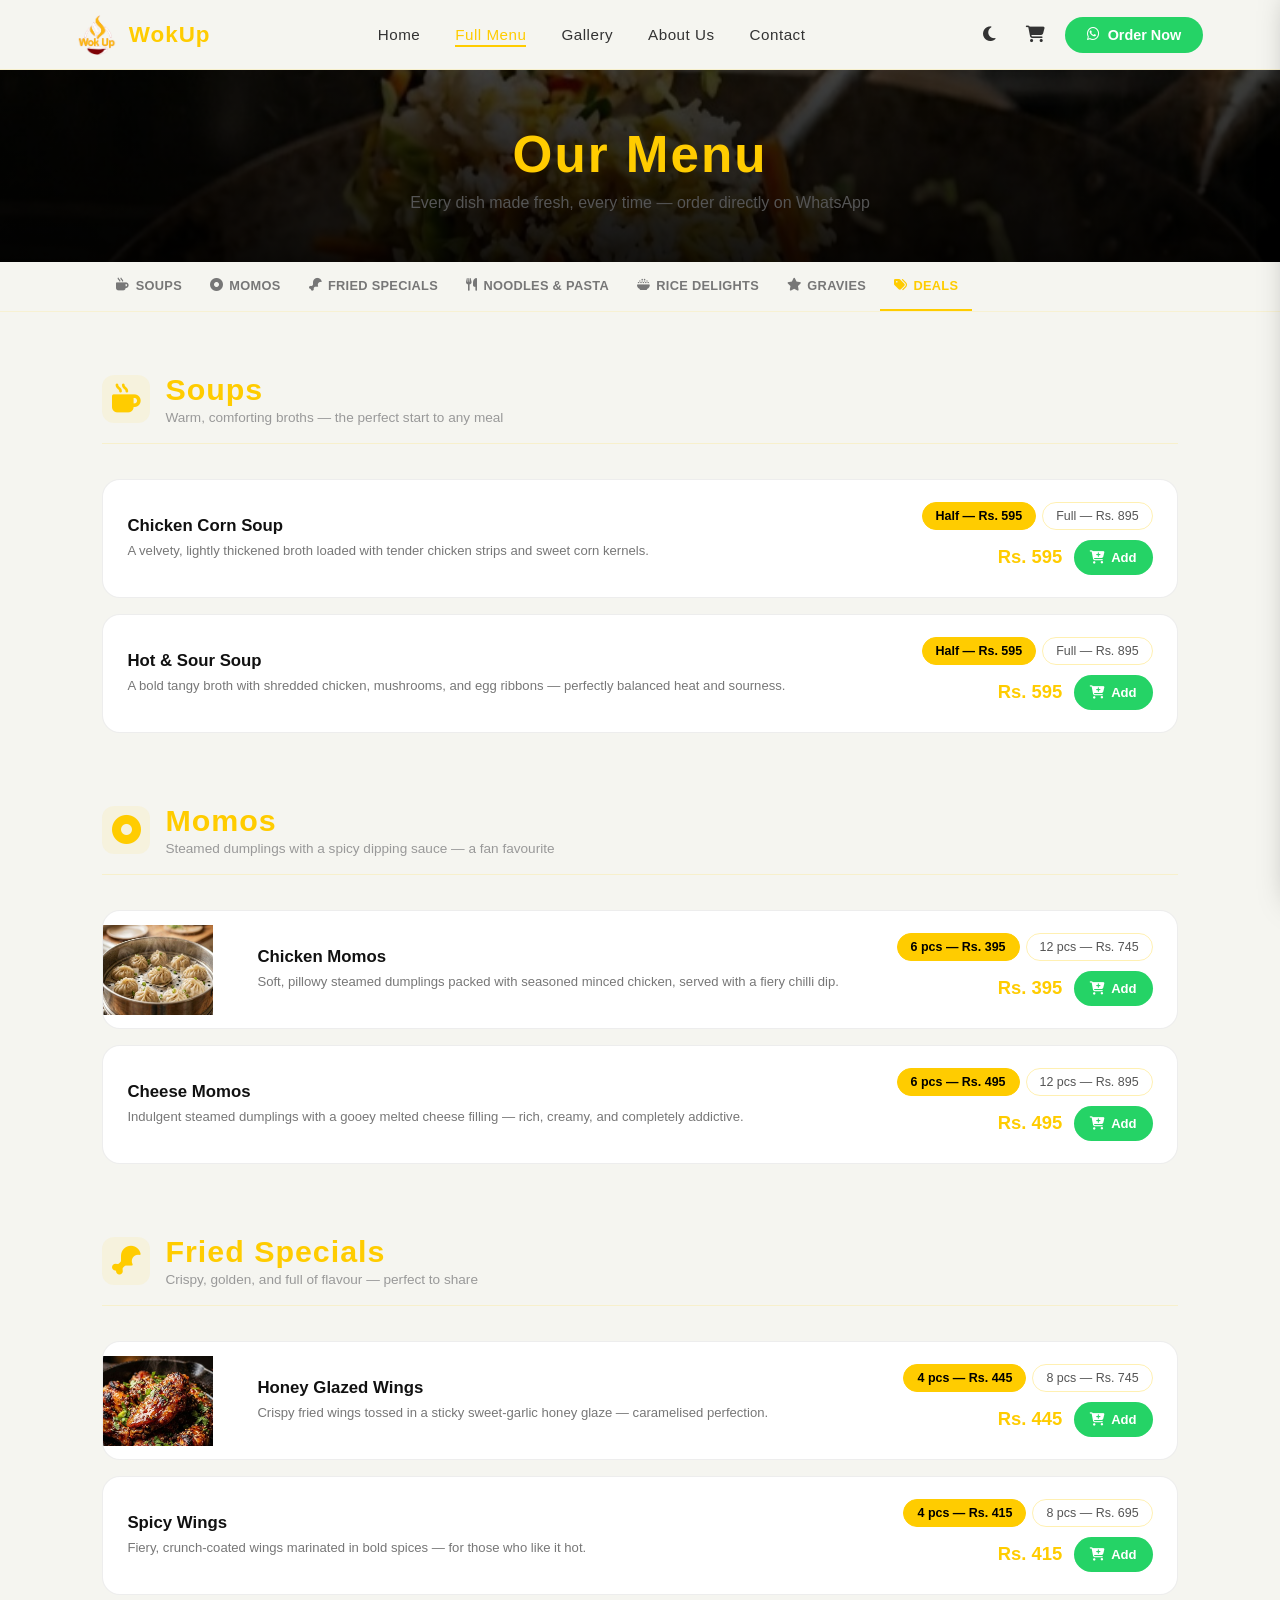
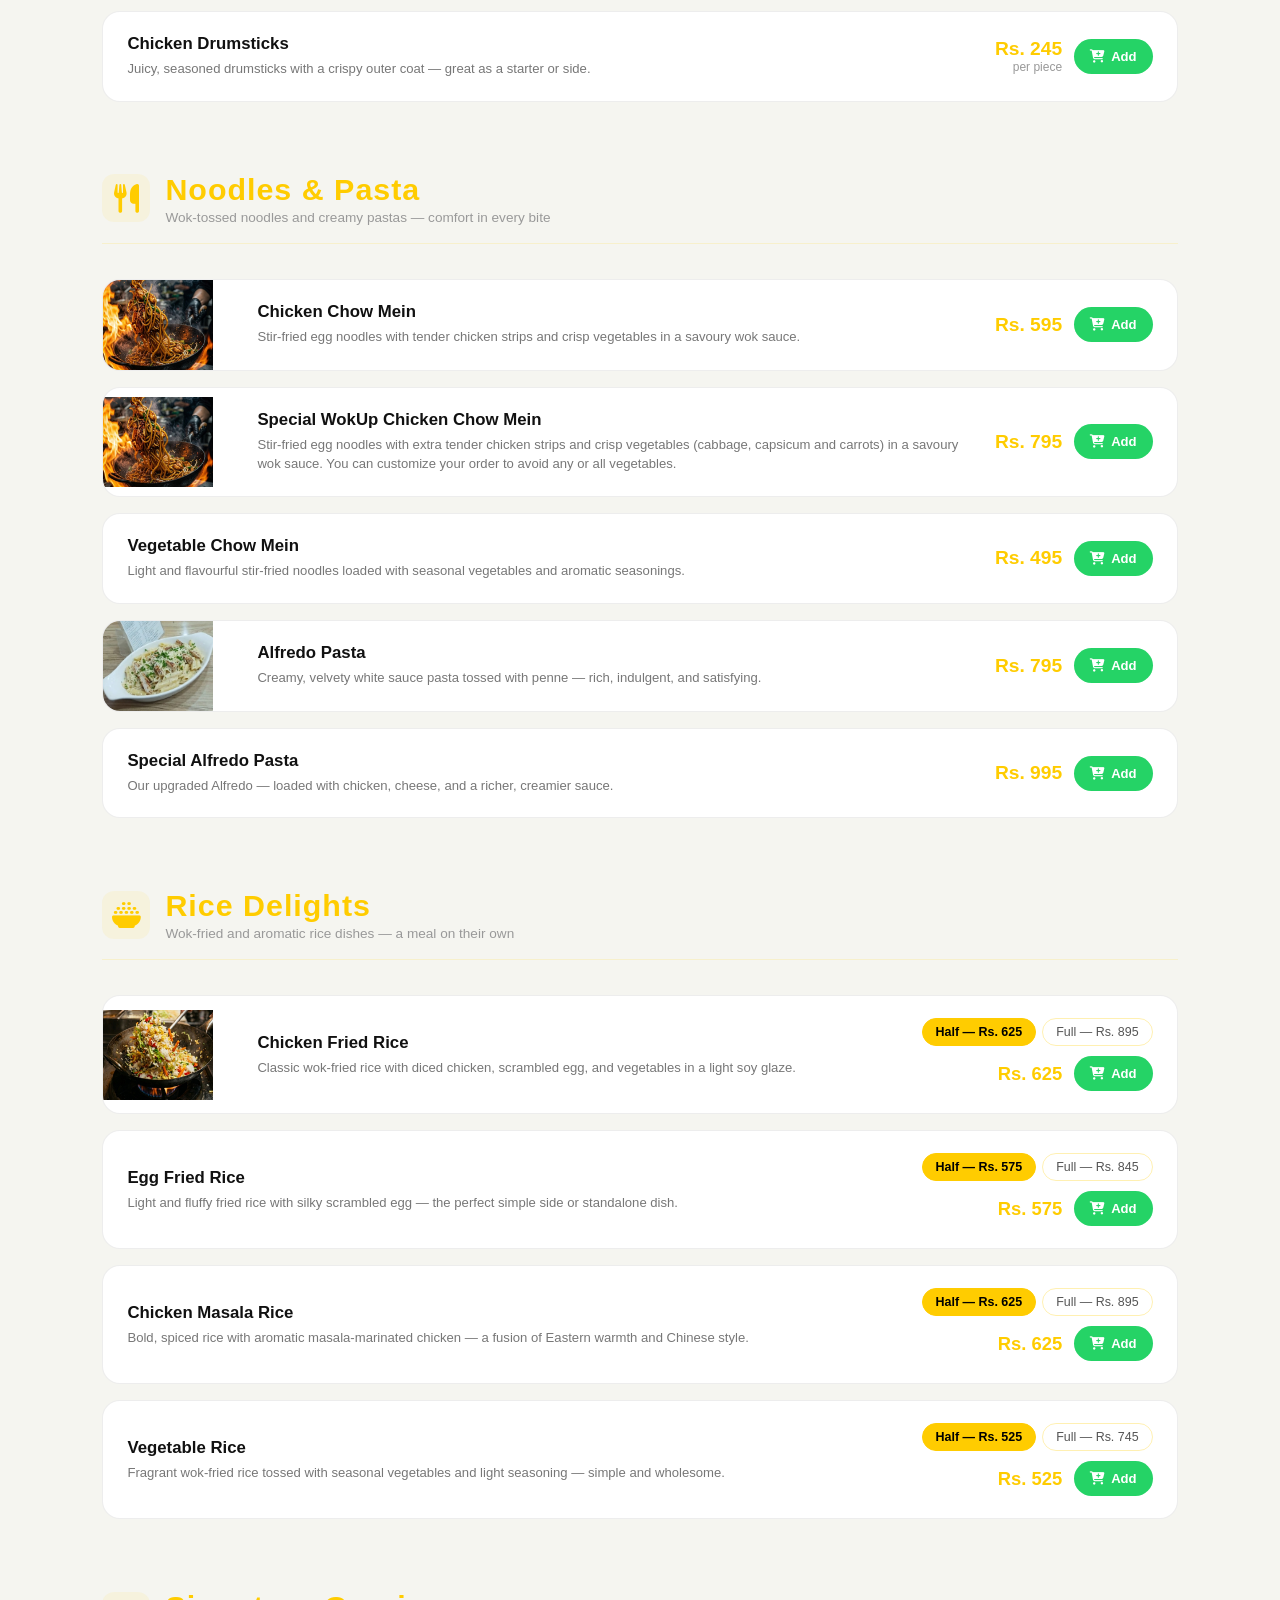
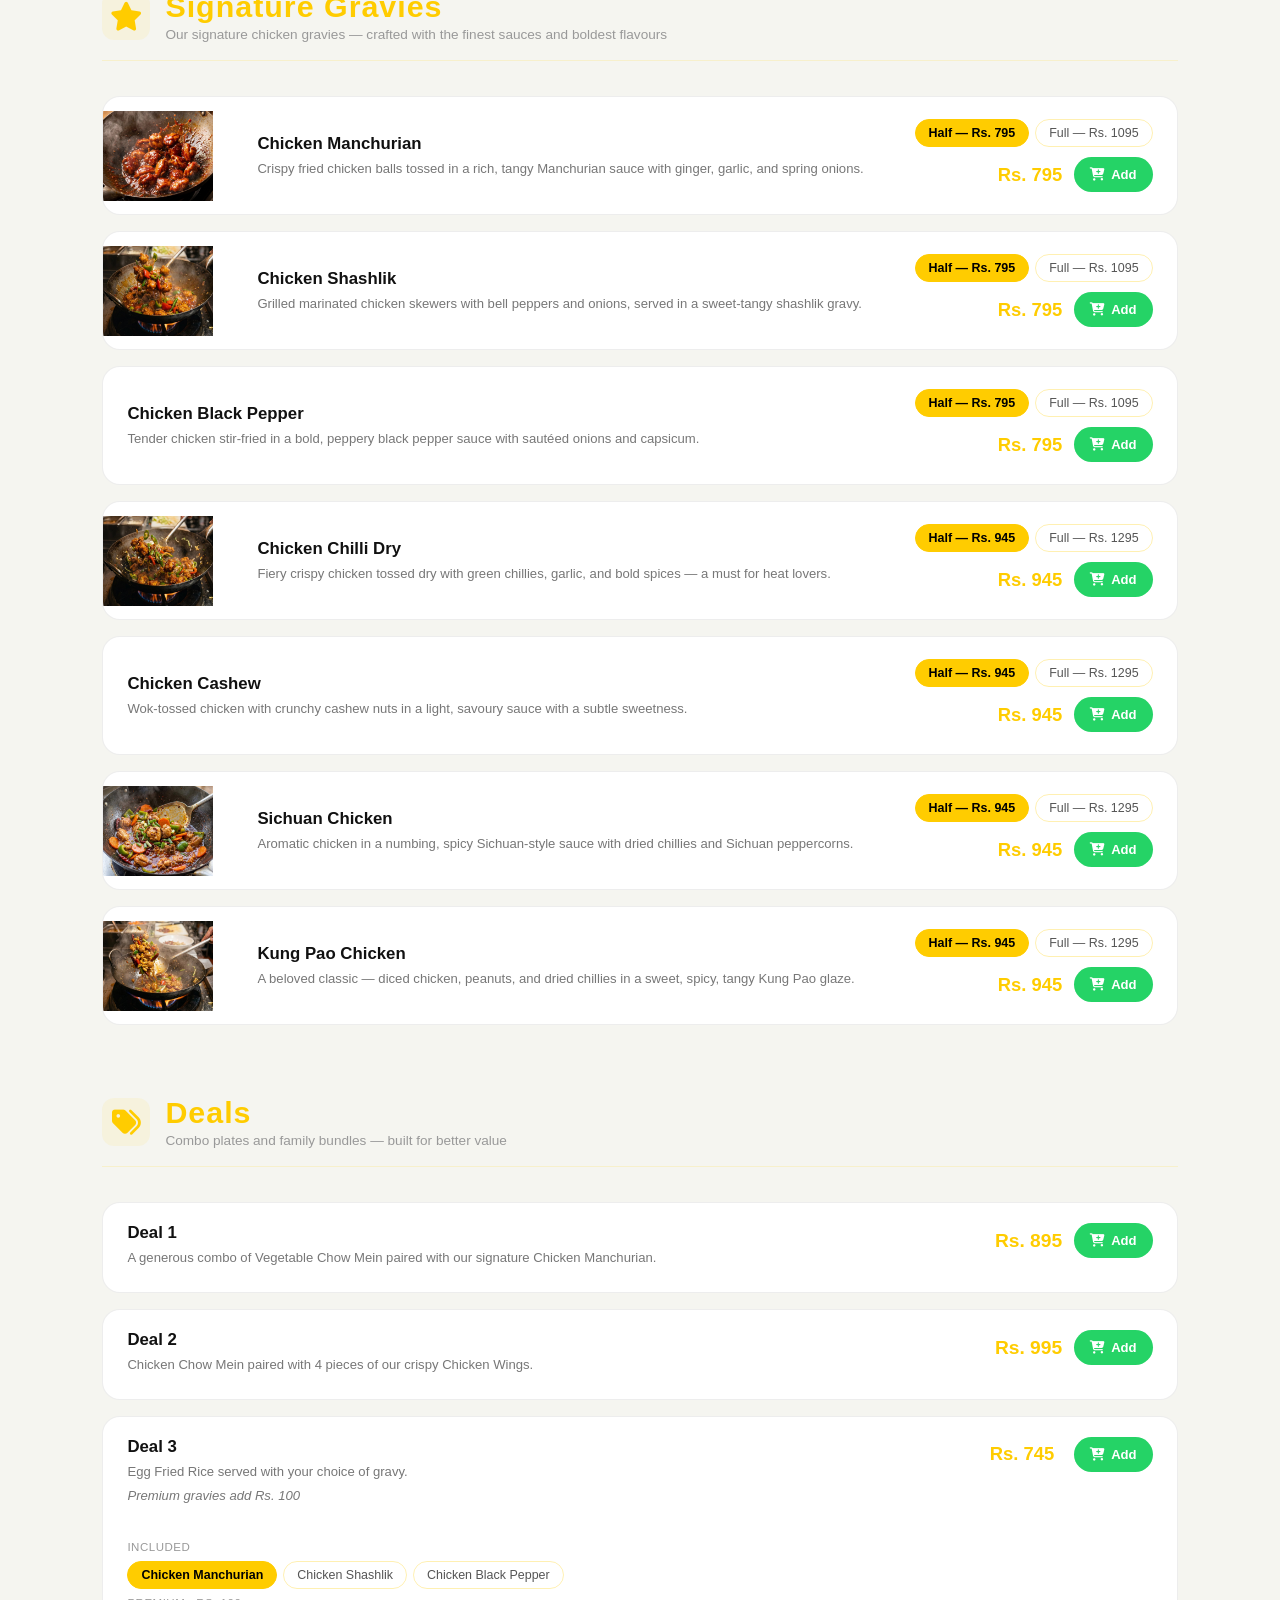
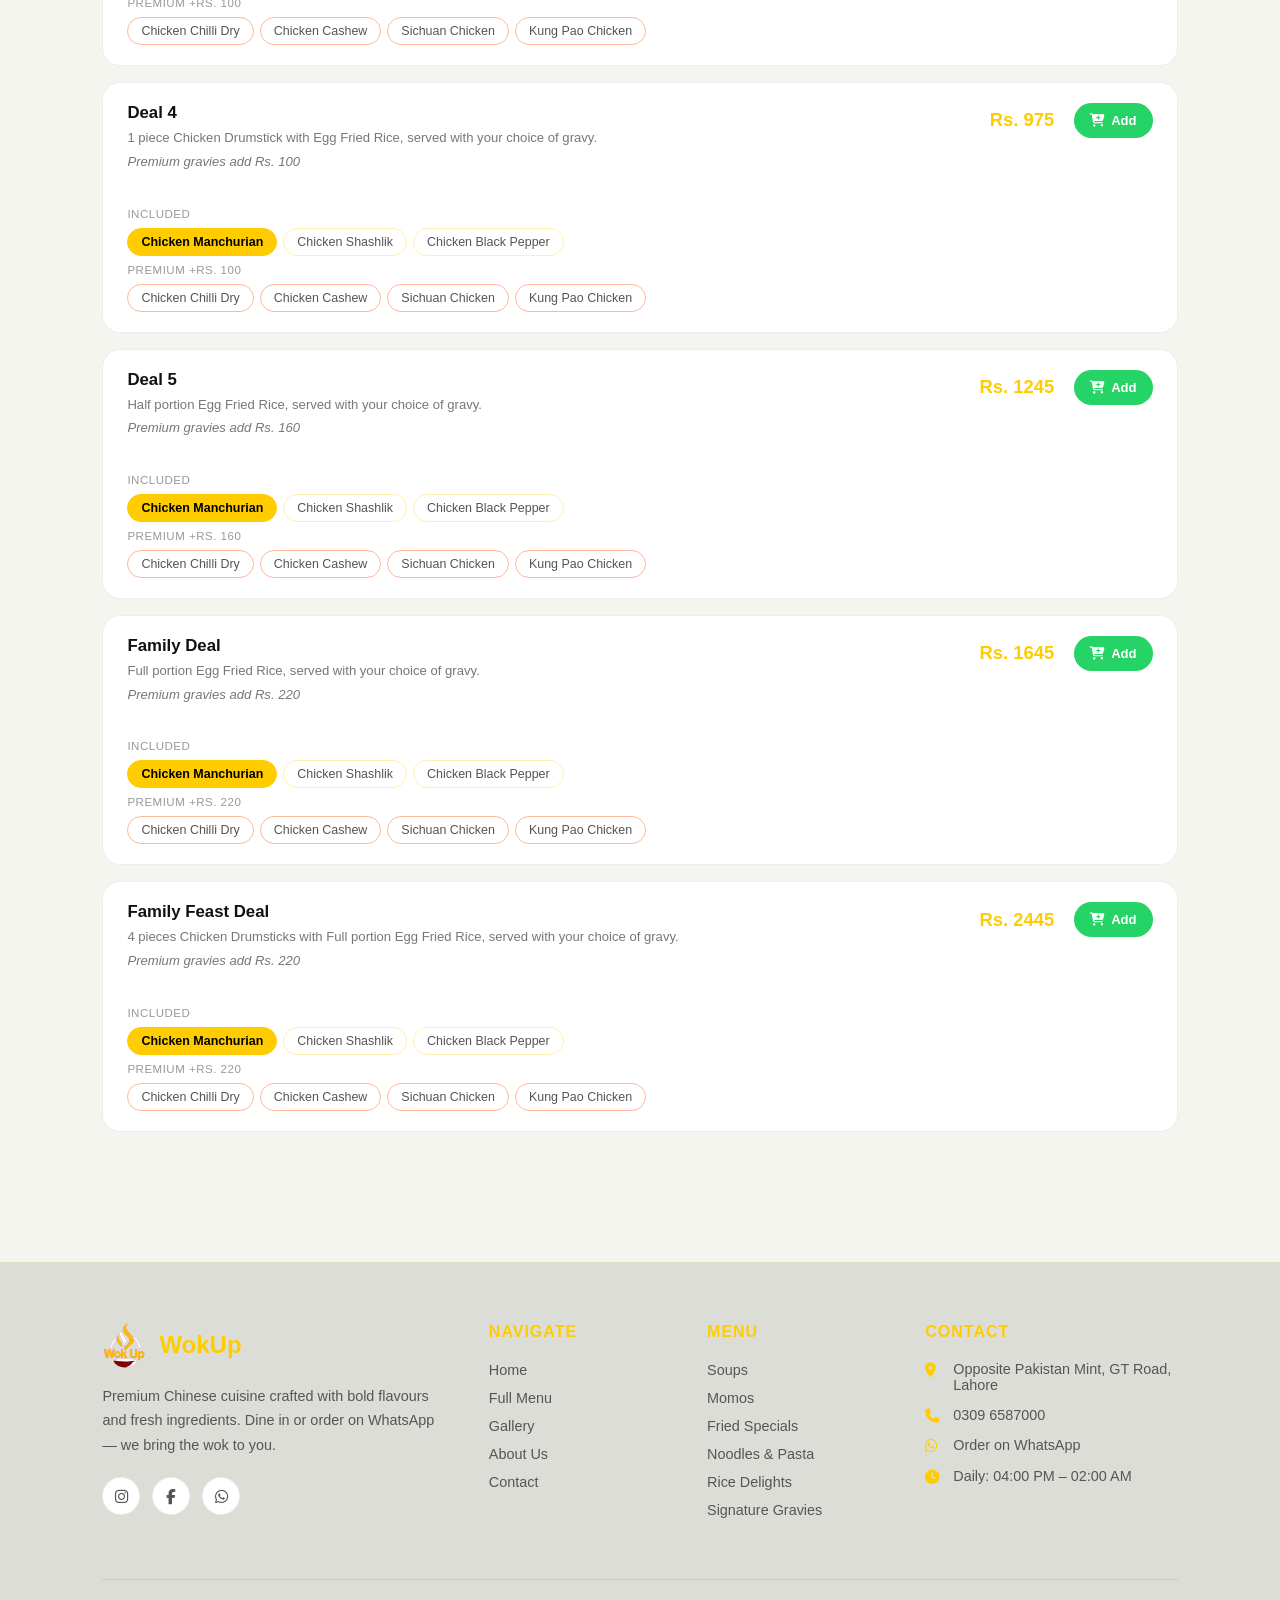
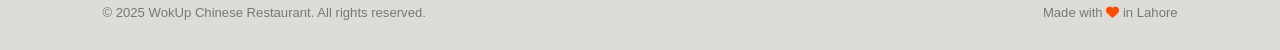
<file: menu.html>
<!DOCTYPE html>
<html lang="en">
<head>
  <link rel="icon" type="image/png" href="assets/logo.png">
  <meta charset="UTF-8"/>
  <meta name="viewport" content="width=device-width, initial-scale=1.0"/>
  <title>Full Menu — WokUp Chinese Restaurant</title>
  <link rel="canonical" href="https://wokup.github.io/menu.html">
  <meta name="description" content="Full WokUp menu — soups, momos, wings, noodles, rice, signature gravies, and combo deals. Prices from Rs. 245. Order on WhatsApp.">
  <meta property="og:site_name" content="WokUp">
  <meta property="og:type" content="website">
  <meta property="og:title" content="Full Menu — WokUp Chinese Restaurant Lahore">
  <meta property="og:description" content="Soups, momos, fried specials, noodles, rice, signature gravies and combo deals. See prices and order on WhatsApp.">
  <meta property="og:url" content="https://wokup.github.io/menu.html">
  <meta property="og:image" content="https://wokup.github.io/assets/logo.png">
  <link rel="stylesheet" href="shared.css">
  <link rel="stylesheet" href="https://cdnjs.cloudflare.com/ajax/libs/font-awesome/6.5.1/css/all.min.css"/>
  <style>
    body { padding-top: 70px; }

    .menu-page-header {
      background: linear-gradient(rgba(0,0,0,0.75),rgba(0,0,0,0.92)),
                  url('assets/rice.jpg') center/cover fixed;
      padding: 55px 8% 50px; text-align: center;
    }
    .menu-page-header h1 { font-size: 3.2rem; color: var(--yellow); letter-spacing: 2px; }
    .menu-page-header p  { color: var(--text-muted); margin-top: 10px; font-size: 1rem; }

    /* STICKY TABS */
    .cat-tabs-wrap {
      position: sticky; top: 70px; z-index: 100;
      background: var(--nav-bg); backdrop-filter: blur(10px);
      border-bottom: 1px solid rgba(255,204,0,0.12); padding: 0 8%;
    }
    .cat-tabs { display: flex; overflow-x: auto; scrollbar-width: none; }
    .cat-tabs::-webkit-scrollbar { display: none; }
    .cat-tab {
      padding: 16px 14px; color: var(--text-dim); cursor: pointer;
      white-space: nowrap; font-size: 0.8rem; font-weight: bold;
      letter-spacing: 0.3px; text-transform: uppercase;
      border-bottom: 2px solid transparent; transition: 0.3s;
      text-decoration: none; display: flex; align-items: center; gap: 6px;
    }
    .cat-tab:hover { color: var(--yellow); }
    .cat-tab.active { color: var(--yellow); border-bottom-color: var(--yellow); }

    /* MENU BODY */
    .menu-body { padding: 60px 8%; }
    .menu-category { margin-bottom: 70px; scroll-margin-top: 130px; }

    .category-header {
      display: flex; align-items: center; gap: 15px;
      margin-bottom: 35px; padding-bottom: 18px;
      border-bottom: 1px solid rgba(255,204,0,0.15);
    }
    .category-icon {
      font-size: 1.8rem; color: var(--yellow);
      width: 48px; height: 48px;
      background: rgba(255,204,0,0.08); border-radius: 12px;
      display: flex; align-items: center; justify-content: center; flex-shrink: 0;
    }
    .category-header h2 { font-size: 1.9rem; color: var(--yellow); letter-spacing: 1px; }
    .category-header p  { color: var(--text-faint); font-size: 0.85rem; margin-top: 3px; }

    /* MENU ITEM ROW */
    .menu-items { display: flex; flex-direction: column; gap: 16px; }
    .menu-item {
      background: var(--card); border-radius: 18px;
      display: flex; align-items: center; justify-content: space-between;
      gap: 20px; border: 1px solid var(--border-card); transition: 0.3s; overflow: hidden;
    }
    .menu-item:hover { border-color: rgba(255,204,0,0.25); background: var(--card-hover); }

    /* Item image (shown when available) */
    .item-img-wrap { width: 110px; height: 90px; flex-shrink: 0; overflow: hidden; }
    .item-img-wrap img { width: 100%; height: 100%; object-fit: cover; display: block; }
    .item-img-wrap.no-img { display: none; }

    .item-info { flex: 1; padding: 22px 0 22px 24px; }
    .item-info.no-img-pad { padding-left: 24px; }
    .item-info h3 { font-size: 1.05rem; margin-bottom: 5px; color: var(--body-color); }
    .item-info p  { color: var(--text-dim); font-size: 0.82rem; line-height: 1.5; }

    .item-right {
      display: flex; flex-direction: column; align-items: flex-end;
      gap: 10px; min-width: 190px; padding: 22px 24px 22px 0;
    }
    .single-price { font-size: 1.2rem; color: var(--yellow); font-weight: bold; }
    .per-pc-note  { font-size: 0.75rem; color: var(--text-faint); text-align: right; }

    .variations { display: flex; gap: 6px; flex-wrap: wrap; justify-content: flex-end; }
    .var-btn {
      padding: 6px 13px; border-radius: 30px;
      border: 1.5px solid rgba(255,204,0,0.3);
      background: transparent; color: var(--text-muted);
      font-size: 0.78rem; cursor: pointer; transition: 0.25s; white-space: nowrap;
    }
    .var-btn:hover  { border-color: var(--yellow); color: var(--yellow); }
    .var-btn.selected { background: var(--yellow); color: #000; border-color: var(--yellow); font-weight: bold; }

    /* Premium gravy chips (deals) — same behaviour, subtle accent to flag the upcharge */
    .var-btn.premium { border-color: rgba(255,77,0,0.4); }
    .var-btn.premium:hover { border-color: var(--orange); color: var(--orange); }
    .var-btn.premium.selected { background: var(--orange); color: #fff; border-color: var(--orange); }

    .gravy-group-label {
      width: 100%; text-align: right;
      font-size: 0.72rem; color: var(--text-faint);
      text-transform: uppercase; letter-spacing: 0.5px;
      margin: 2px 0 2px;
    }

    /* Deal card — too many gravy options to sit beside the description in a side
       column (that squeezed .item-info down to near-zero width), so deals stack
       vertically instead: title/description full-width, then gravy chips wrapping
       naturally, then price + Add button at the bottom. Applies at every breakpoint. */
    .deal-item {
      flex-direction: column;
      align-items: stretch;
    }
    .deal-item .item-info {
      flex: none;
      padding: 20px 24px 0 24px;
    }
    .deal-item .item-info p { margin-bottom: 4px; }
    .deal-item .item-right {
      width: 100%;
      min-width: 0;
      flex-direction: column;
      align-items: stretch;
      padding: 14px 24px 22px 24px;
    }
    .deal-item .variations { justify-content: flex-start; }
    .deal-item .gravy-group-label { text-align: left; }
    .deal-item .order-row { justify-content: flex-end; margin-top: 12px; }

    /* Desktop only: the stacked layout above leaves a large empty gap between the
       chips and the price/Add button floating alone at the bottom. On wider screens
       there's room to pin price+Add in the top-right corner, next to the title, with
       description and gravy chips flowing normally underneath — no wasted space.
       Mobile (<=680px) keeps the simple vertical stack above, unchanged. */
    @media (min-width: 681px) {
      .deal-item { position: relative; }
      .deal-item .item-info { padding: 20px 170px 0 24px; }
      .deal-item .item-right { padding: 0; }
      .deal-item .variations { padding: 10px 24px 20px 24px; }
      .deal-item .order-row {
        position: absolute;
        top: 20px;
        right: 24px;
        margin-top: 0;
      }
      /* Deal 1 / Deal 2 have no gravy chips, so the card height comes from item-info
         alone — still tall enough (title + one description line) to comfortably fit
         the price button pinned at top-right without overflowing the card. */
    }
    .deal-includes {
      font-size: 0.78rem; color: var(--text-faint);
      font-style: italic; margin-top: 2px;
    }

    .selected-price { font-size: 1.15rem; color: var(--yellow); font-weight: bold; min-height: 1.4rem; }
    .surcharge-note {
      font-size: 0.72rem; color: var(--orange); font-weight: bold;
      margin-left: -4px; align-self: center;
    }
    .order-row { display: flex; align-items: center; gap: 12px; }

    .add-cart-btn {
      background: var(--green); color: white; border: none;
      padding: 10px 16px; border-radius: 50px;
      text-decoration: none; font-weight: bold; font-size: 0.82rem;
      display: flex; align-items: center; gap: 6px; transition: 0.3s; white-space: nowrap;
      cursor: pointer;
    }
    .add-cart-btn:hover { transform: scale(1.05); }
    .add-cart-btn:disabled { opacity: 0.7; cursor: default; transform: none; }

    @media(max-width:680px){
      .menu-item { flex-direction: column; align-items: flex-start; }
      .item-img-wrap { width: 100%; height: 160px; }
      .item-img-wrap.no-img { display: none; }
      .item-info { padding: 16px 16px 0; }
      .item-right { padding: 12px 16px 16px; width: 100%; align-items: flex-start; flex-direction: row; flex-wrap: wrap; justify-content: space-between; min-width: unset; }
      .variations { justify-content: flex-start; }
      .cat-tab { padding: 14px 14px; font-size: 0.78rem; }
    }
  </style>
  <script type="application/ld+json">
{
  "@context": "https://schema.org",
  "@type": "Restaurant",
  "name": "WokUp Chinese",
  "alternateName": "WokUp",
  "image": "https://wokup.github.io/assets/logo.png",
  "url": "https://wokup.github.io",
  "telephone": "+923096587000",
  "address": {
    "@type": "PostalAddress",
    "streetAddress": "Opposite Pakistan Mint, GT Road",
    "addressLocality": "Lahore",
    "addressRegion": "Punjab",
    "addressCountry": "PK"
  },
  "geo": {
    "@type": "GeoCoordinates",
    "latitude": 31.585654,
    "longitude": 74.390835
  },
  "servesCuisine": "Chinese",
  "menu": "https://wokup.github.io/menu.html",
  "openingHoursSpecification": {
    "@type": "OpeningHoursSpecification",
    "dayOfWeek": [
      "Monday",
      "Tuesday",
      "Wednesday",
      "Thursday",
      "Friday",
      "Saturday",
      "Sunday"
    ],
    "opens": "16:00",
    "closes": "02:00"
  },
  "priceRange": "Rs. 245 \u2013 Rs. 2665",
  "sameAs": [
    "https://www.instagram.com/wokup_lhr",
    "https://www.facebook.com/profile.php?id=61586208690025"
  ],
  "contactPoint": {
    "@type": "ContactPoint",
    "telephone": "+923096587000",
    "contactType": "customer service",
    "availableLanguage": [
      "English",
      "Urdu"
    ]
  }
}
</script>
  <script type="application/ld+json">
{
  "@context": "https://schema.org",
  "@type": "Menu",
  "name": "WokUp Full Menu",
  "url": "https://wokup.github.io/menu.html",
  "hasMenuSection": [
    {
      "@type": "MenuSection",
      "name": "Full Menu",
      "hasMenuItem": [
        {
          "@type": "MenuItem",
          "name": "Chicken Corn Soup",
          "description": "A velvety, lightly thickened broth loaded with tender chicken strips and sweet corn kernels.",
          "offers": {
            "@type": "Offer",
            "priceCurrency": "PKR",
            "price": "595"
          }
        },
        {
          "@type": "MenuItem",
          "name": "Hot & Sour Soup",
          "description": "A bold tangy broth with shredded chicken, mushrooms, and egg ribbons — perfectly balanced heat and sourness.",
          "offers": {
            "@type": "Offer",
            "priceCurrency": "PKR",
            "price": "595"
          }
        },
        {
          "@type": "MenuItem",
          "name": "Chicken Momos",
          "description": "Soft, pillowy steamed dumplings packed with seasoned minced chicken, served with a fiery chilli dip.",
          "offers": {
            "@type": "Offer",
            "priceCurrency": "PKR",
            "price": "395"
          }
        },
        {
          "@type": "MenuItem",
          "name": "Cheese Momos",
          "description": "Indulgent steamed dumplings with a gooey melted cheese filling — rich, creamy, and completely addictive.",
          "offers": {
            "@type": "Offer",
            "priceCurrency": "PKR",
            "price": "495"
          }
        },
        {
          "@type": "MenuItem",
          "name": "Honey Glazed Wings",
          "description": "Crispy fried wings tossed in a sticky sweet-garlic honey glaze — caramelised perfection.",
          "offers": {
            "@type": "Offer",
            "priceCurrency": "PKR",
            "price": "445"
          }
        },
        {
          "@type": "MenuItem",
          "name": "Spicy Wings",
          "description": "Fiery, crunch-coated wings marinated in bold spices — for those who like it hot.",
          "offers": {
            "@type": "Offer",
            "priceCurrency": "PKR",
            "price": "415"
          }
        },
        {
          "@type": "MenuItem",
          "name": "Chicken Drumsticks",
          "description": "Juicy, seasoned drumsticks with a crispy outer coat — great as a starter or side.",
          "offers": {
            "@type": "Offer",
            "priceCurrency": "PKR",
            "price": "245"
          }
        },
        {
          "@type": "MenuItem",
          "name": "Chicken Chow Mein",
          "description": "Stir-fried egg noodles with tender chicken strips and crisp vegetables in a savoury wok sauce.",
          "offers": {
            "@type": "Offer",
            "priceCurrency": "PKR",
            "price": "595"
          }
        },
        {
          "@type": "MenuItem",
          "name": "Special WokUp Chow Mein",
          "description": "Stir-fried egg noodles with extra tender chicken strips and crisp vegetables (cabbage, capsicum and carrots) in a savoury wok sauce. You can customize your order to avoid any or all vegetables.",
          "offers": {
            "@type": "Offer",
            "priceCurrency": "PKR",
            "price": "795"
          }
        },
        {
          "@type": "MenuItem",
          "name": "Vegetable Chow Mein",
          "description": "Light and flavourful stir-fried noodles loaded with seasonal vegetables and aromatic seasonings.",
          "offers": {
            "@type": "Offer",
            "priceCurrency": "PKR",
            "price": "495"
          }
        },
        {
          "@type": "MenuItem",
          "name": "Alfredo Pasta",
          "description": "Creamy, velvety white sauce pasta tossed with penne — rich, indulgent, and satisfying.",
          "offers": {
            "@type": "Offer",
            "priceCurrency": "PKR",
            "price": "795"
          }
        },
        {
          "@type": "MenuItem",
          "name": "Special Alfredo Pasta",
          "description": "Our upgraded Alfredo — loaded with chicken, cheese, and a richer, creamier sauce.",
          "offers": {
            "@type": "Offer",
            "priceCurrency": "PKR",
            "price": "995"
          }
        },
        {
          "@type": "MenuItem",
          "name": "Chicken Fried Rice",
          "description": "Classic wok-fried rice with diced chicken, scrambled egg, and vegetables in a light soy glaze.",
          "offers": {
            "@type": "Offer",
            "priceCurrency": "PKR",
            "price": "625"
          }
        },
        {
          "@type": "MenuItem",
          "name": "Egg Fried Rice",
          "description": "Light and fluffy fried rice with silky scrambled egg — the perfect simple side or standalone dish.",
          "offers": {
            "@type": "Offer",
            "priceCurrency": "PKR",
            "price": "575"
          }
        },
        {
          "@type": "MenuItem",
          "name": "Chicken Masala Rice",
          "description": "Bold, spiced rice with aromatic masala-marinated chicken — a fusion of Eastern warmth and Chinese style.",
          "offers": {
            "@type": "Offer",
            "priceCurrency": "PKR",
            "price": "625"
          }
        },
        {
          "@type": "MenuItem",
          "name": "Vegetable Rice",
          "description": "Fragrant wok-fried rice tossed with seasonal vegetables and light seasoning — simple and wholesome.",
          "offers": {
            "@type": "Offer",
            "priceCurrency": "PKR",
            "price": "525"
          }
        },
        {
          "@type": "MenuItem",
          "name": "Chicken Manchurian",
          "description": "Crispy fried chicken balls tossed in a rich, tangy Manchurian sauce with ginger, garlic, and spring onions.",
          "offers": {
            "@type": "Offer",
            "priceCurrency": "PKR",
            "price": "795"
          }
        },
        {
          "@type": "MenuItem",
          "name": "Chicken Shashlik",
          "description": "Grilled marinated chicken skewers with bell peppers and onions, served in a sweet-tangy shashlik gravy.",
          "offers": {
            "@type": "Offer",
            "priceCurrency": "PKR",
            "price": "795"
          }
        },
        {
          "@type": "MenuItem",
          "name": "Chicken Black Pepper",
          "description": "Tender chicken stir-fried in a bold, peppery black pepper sauce with sautéed onions and capsicum.",
          "offers": {
            "@type": "Offer",
            "priceCurrency": "PKR",
            "price": "795"
          }
        },
        {
          "@type": "MenuItem",
          "name": "Chicken Chilli Dry",
          "description": "Fiery crispy chicken tossed dry with green chillies, garlic, and bold spices — a must for heat lovers.",
          "offers": {
            "@type": "Offer",
            "priceCurrency": "PKR",
            "price": "945"
          }
        },
        {
          "@type": "MenuItem",
          "name": "Chicken Cashew",
          "description": "Wok-tossed chicken with crunchy cashew nuts in a light, savoury sauce with a subtle sweetness.",
          "offers": {
            "@type": "Offer",
            "priceCurrency": "PKR",
            "price": "945"
          }
        },
        {
          "@type": "MenuItem",
          "name": "Sichuan Chicken",
          "description": "Aromatic chicken in a numbing, spicy Sichuan-style sauce with dried chillies and Sichuan peppercorns.",
          "offers": {
            "@type": "Offer",
            "priceCurrency": "PKR",
            "price": "945"
          }
        },
        {
          "@type": "MenuItem",
          "name": "Kung Pao Chicken",
          "description": "A beloved classic — diced chicken, peanuts, and dried chillies in a sweet, spicy, tangy Kung Pao glaze.",
          "offers": {
            "@type": "Offer",
            "priceCurrency": "PKR",
            "price": "945"
          }
        },
        {
          "@type": "MenuItem",
          "name": "Deal 1",
          "description": "A generous combo of Vegetable Chow Mein paired with our signature Chicken Manchurian.",
          "offers": {
            "@type": "Offer",
            "priceCurrency": "PKR",
            "price": "895"
          }
        },
        {
          "@type": "MenuItem",
          "name": "Deal 2",
          "description": "Chicken Chow Mein paired with 4 pieces of our crispy Chicken Wings.",
          "offers": {
            "@type": "Offer",
            "priceCurrency": "PKR",
            "price": "995"
          }
        },
        {
          "@type": "MenuItem",
          "name": "Deal 3",
          "description": "Egg Fried Rice served with your choice of gravy.",
          "offers": {
            "@type": "Offer",
            "priceCurrency": "PKR",
            "price": "745"
          }
        },
        {
          "@type": "MenuItem",
          "name": "Deal 4",
          "description": "1 piece Chicken Drumstick with Egg Fried Rice, served with your choice of gravy.",
          "offers": {
            "@type": "Offer",
            "priceCurrency": "PKR",
            "price": "975"
          }
        },
        {
          "@type": "MenuItem",
          "name": "Deal 5",
          "description": "Half portion Egg Fried Rice, served with your choice of gravy.",
          "offers": {
            "@type": "Offer",
            "priceCurrency": "PKR",
            "price": "1245"
          }
        },
        {
          "@type": "MenuItem",
          "name": "Family Deal",
          "description": "Full portion Egg Fried Rice, served with your choice of gravy.",
          "offers": {
            "@type": "Offer",
            "priceCurrency": "PKR",
            "price": "1645"
          }
        },
        {
          "@type": "MenuItem",
          "name": "Family Feast Deal",
          "description": "4 pieces Chicken Drumsticks with Full portion Egg Fried Rice, served with your choice of gravy.",
          "offers": {
            "@type": "Offer",
            "priceCurrency": "PKR",
            "price": "2445"
          }
        }
      ]
    }
  ]
}
</script>
</head>
<body>

  <div class="menu-page-header">
    <h1>Our Menu</h1>
    <p>Every dish made fresh, every time — order directly on WhatsApp</p>
  </div>

  <div class="cat-tabs-wrap">
    <div class="cat-tabs">
      <a href="#soups"  class="cat-tab active"><i class="fas fa-mug-hot"></i> Soups</a>
      <a href="#momos" class="cat-tab"><i class="fas fa-circle-dot"></i> Momos</a>
      <a href="#fried"  class="cat-tab"><i class="fas fa-drumstick-bite"></i> Fried Specials</a>
      <a href="#noodles" class="cat-tab"><i class="fas fa-utensils"></i> Noodles & Pasta</a>
      <a href="#rice"   class="cat-tab"><i class="fas fa-bowl-rice"></i> Rice Delights</a>
      <a href="#chefs"  class="cat-tab"><i class="fas fa-star"></i> Gravies</a>
      <a href="#deals"  class="cat-tab"><i class="fas fa-tags"></i> Deals</a>
    </div>
  </div>

  <div class="menu-body">    <!-- SOUPS -->
    <div class="menu-category" id="soups">
      <div class="category-header">
        <div class="category-icon"><i class="fas fa-mug-hot"></i></div>
        <div><h2>Soups</h2><p>Warm, comforting broths — the perfect start to any meal</p></div>
      </div>
      <div class="menu-items">

        <div class="menu-item" data-name="Chicken Corn Soup">
          <div class="item-img-wrap no-img"></div>
          <div class="item-info">
            <h3>Chicken Corn Soup</h3>
            <p>A velvety, lightly thickened broth loaded with tender chicken strips and sweet corn kernels.</p>
          </div>
          <div class="item-right">
            <div class="variations">
              <button class="var-btn selected" data-price="595" data-label="Half">Half — Rs. 595</button>
              <button class="var-btn" data-price="895" data-label="Full">Full — Rs. 895</button>
            </div>
            <div class="order-row">
              <span class="selected-price">Rs. 595</span>
              <button class="add-cart-btn" onclick="addToCartFromItem(this)"><i class="fas fa-cart-plus"></i> Add</button>
            </div>
          </div>
        </div>

        <div class="menu-item" data-name="Hot & Sour Soup">
          <div class="item-img-wrap no-img"></div>
          <div class="item-info">
            <h3>Hot &amp; Sour Soup</h3>
            <p>A bold tangy broth with shredded chicken, mushrooms, and egg ribbons — perfectly balanced heat and sourness.</p>
          </div>
          <div class="item-right">
            <div class="variations">
              <button class="var-btn selected" data-price="595" data-label="Half">Half — Rs. 595</button>
              <button class="var-btn" data-price="895" data-label="Full">Full — Rs. 895</button>
            </div>
            <div class="order-row">
              <span class="selected-price">Rs. 595</span>
              <button class="add-cart-btn" onclick="addToCartFromItem(this)"><i class="fas fa-cart-plus"></i> Add</button>
            </div>
          </div>
        </div>

      </div>
    </div>

    <!-- MOMOS -->
    <div class="menu-category" id="momos">
      <div class="category-header">
        <div class="category-icon"><i class="fas fa-circle-dot"></i></div>
        <div><h2>Momos</h2><p>Steamed dumplings with a spicy dipping sauce — a fan favourite</p></div>
      </div>
      <div class="menu-items">

        <div class="menu-item" data-name="Chicken Momos">
          <div class="item-img-wrap"><img src="assets/momos.jpg" alt="Chicken Momos"></div>
          <div class="item-info">
            <h3>Chicken Momos</h3>
            <p>Soft, pillowy steamed dumplings packed with seasoned minced chicken, served with a fiery chilli dip.</p>
          </div>
          <div class="item-right">
            <div class="variations">
              <button class="var-btn selected" data-price="395" data-label="6 pcs">6 pcs — Rs. 395</button>
              <button class="var-btn" data-price="745" data-label="12 pcs">12 pcs — Rs. 745</button>
            </div>
            <div class="order-row">
              <span class="selected-price">Rs. 395</span>
              <button class="add-cart-btn" onclick="addToCartFromItem(this)"><i class="fas fa-cart-plus"></i> Add</button>
            </div>
          </div>
        </div>

        <div class="menu-item" data-name="Cheese Momos">
          <div class="item-img-wrap no-img"></div>
          <div class="item-info">
            <h3>Cheese Momos</h3>
            <p>Indulgent steamed dumplings with a gooey melted cheese filling — rich, creamy, and completely addictive.</p>
          </div>
          <div class="item-right">
            <div class="variations">
              <button class="var-btn selected" data-price="495" data-label="6 pcs">6 pcs — Rs. 495</button>
              <button class="var-btn" data-price="895" data-label="12 pcs">12 pcs — Rs. 895</button>
            </div>
            <div class="order-row">
              <span class="selected-price">Rs. 495</span>
              <button class="add-cart-btn" onclick="addToCartFromItem(this)"><i class="fas fa-cart-plus"></i> Add</button>
            </div>
          </div>
        </div>

      </div>
    </div>

    <!-- FRIED SPECIALS -->
    <div class="menu-category" id="fried">
      <div class="category-header">
        <div class="category-icon"><i class="fas fa-drumstick-bite"></i></div>
        <div><h2>Fried Specials</h2><p>Crispy, golden, and full of flavour — perfect to share</p></div>
      </div>
      <div class="menu-items">

        <div class="menu-item" data-name="Honey Glazed Wings">
          <div class="item-img-wrap"><img src="assets/wings.jpg" alt="Honey Glazed Wings"></div>
          <div class="item-info">
            <h3>Honey Glazed Wings</h3>
            <p>Crispy fried wings tossed in a sticky sweet-garlic honey glaze — caramelised perfection.</p>
          </div>
          <div class="item-right">
            <div class="variations">
              <button class="var-btn selected" data-price="445" data-label="4 pcs">4 pcs — Rs. 445</button>
              <button class="var-btn" data-price="745" data-label="8 pcs">8 pcs — Rs. 745</button>
            </div>
            <div class="order-row">
              <span class="selected-price">Rs. 445</span>
              <button class="add-cart-btn" onclick="addToCartFromItem(this)"><i class="fas fa-cart-plus"></i> Add</button>
            </div>
          </div>
        </div>

        <div class="menu-item" data-name="Spicy Wings">
          <div class="item-img-wrap no-img"></div>
          <div class="item-info">
            <h3>Spicy Wings</h3>
            <p>Fiery, crunch-coated wings marinated in bold spices — for those who like it hot.</p>
          </div>
          <div class="item-right">
            <div class="variations">
              <button class="var-btn selected" data-price="415" data-label="4 pcs">4 pcs — Rs. 415</button>
              <button class="var-btn" data-price="695" data-label="8 pcs">8 pcs — Rs. 695</button>
            </div>
            <div class="order-row">
              <span class="selected-price">Rs. 415</span>
              <button class="add-cart-btn" onclick="addToCartFromItem(this)"><i class="fas fa-cart-plus"></i> Add</button>
            </div>
          </div>
        </div>

        <div class="menu-item" data-name="Chicken Drumsticks" data-price="245">
          <div class="item-img-wrap no-img"></div>
          <div class="item-info">
            <h3>Chicken Drumsticks</h3>
            <p>Juicy, seasoned drumsticks with a crispy outer coat — great as a starter or side.</p>
          </div>
          <div class="item-right">
            <div class="order-row">
              <div><span class="single-price">Rs. 245</span><div class="per-pc-note">per piece</div></div>
              <button class="add-cart-btn" onclick="addToCartFromItem(this)"><i class="fas fa-cart-plus"></i> Add</button>
            </div>
          </div>
        </div>

      </div>
    </div>

    <!-- NOODLES & PASTA -->
    <div class="menu-category" id="noodles">
      <div class="category-header">
        <div class="category-icon"><i class="fas fa-utensils"></i></div>
        <div><h2>Noodles &amp; Pasta</h2><p>Wok-tossed noodles and creamy pastas — comfort in every bite</p></div>
      </div>
      <div class="menu-items">

        <div class="menu-item" data-name="Chicken Chow Mein" data-price="595">
          <div class="item-img-wrap"><img src="assets/chowmein.jpg" alt="Chicken Chow Mein"></div>
          <div class="item-info">
            <h3>Chicken Chow Mein</h3>
            <p>Stir-fried egg noodles with tender chicken strips and crisp vegetables in a savoury wok sauce.</p>
          </div>
          <div class="item-right">
            <div class="order-row">
              <span class="single-price">Rs. 595</span>
              <button class="add-cart-btn" onclick="addToCartFromItem(this)"><i class="fas fa-cart-plus"></i> Add</button>
            </div>
          </div>
        </div>

        <div class="menu-item" data-name="Special WokUp Chow Mein" data-price="795">
          <div class="item-img-wrap"><img src="assets/chowmein.jpg" alt="Special Chicken Chow Mein"></div>
          <div class="item-info">
            <h3>Special WokUp Chicken Chow Mein</h3>
            <p>Stir-fried egg noodles with extra tender chicken strips and crisp vegetables (cabbage, capsicum and carrots) in a savoury wok sauce. You can customize your order to avoid any or all vegetables.</p>
          </div>
          <div class="item-right">
            <div class="order-row">
              <span class="single-price">Rs. 795</span>
              <button class="add-cart-btn" onclick="addToCartFromItem(this)"><i class="fas fa-cart-plus"></i> Add</button>
            </div>
          </div>
        </div>

        <div class="menu-item" data-name="Vegetable Chow Mein" data-price="495">
          <div class="item-img-wrap no-img"></div>
          <div class="item-info">
            <h3>Vegetable Chow Mein</h3>
            <p>Light and flavourful stir-fried noodles loaded with seasonal vegetables and aromatic seasonings.</p>
          </div>
          <div class="item-right">
            <div class="order-row">
              <span class="single-price">Rs. 495</span>
              <button class="add-cart-btn" onclick="addToCartFromItem(this)"><i class="fas fa-cart-plus"></i> Add</button>
            </div>
          </div>
        </div>

        <div class="menu-item" data-name="Alfredo Pasta" data-price="795">
          <div class="item-img-wrap"><img src="assets/pasta.jpeg" alt="Alfredo Pasta"></div>
          <div class="item-info">
            <h3>Alfredo Pasta</h3>
            <p>Creamy, velvety white sauce pasta tossed with penne — rich, indulgent, and satisfying.</p>
          </div>
          <div class="item-right">
            <div class="order-row">
              <span class="single-price">Rs. 795</span>
              <button class="add-cart-btn" onclick="addToCartFromItem(this)"><i class="fas fa-cart-plus"></i> Add</button>
            </div>
          </div>
        </div>

        <div class="menu-item" data-name="Special Alfredo Pasta" data-price="995">
          <div class="item-img-wrap no-img"></div>
          <div class="item-info">
            <h3>Special Alfredo Pasta</h3>
            <p>Our upgraded Alfredo — loaded with chicken, cheese, and a richer, creamier sauce.</p>
          </div>
          <div class="item-right">
            <div class="order-row">
              <span class="single-price">Rs. 995</span>
              <button class="add-cart-btn" onclick="addToCartFromItem(this)"><i class="fas fa-cart-plus"></i> Add</button>
            </div>
          </div>
        </div>

      </div>
    </div>

    <!-- RICE DELIGHTS -->
    <div class="menu-category" id="rice">
      <div class="category-header">
        <div class="category-icon"><i class="fas fa-bowl-rice"></i></div>
        <div><h2>Rice Delights</h2><p>Wok-fried and aromatic rice dishes — a meal on their own</p></div>
      </div>
      <div class="menu-items">

        <div class="menu-item" data-name="Chicken Fried Rice">
          <div class="item-img-wrap"><img src="assets/rice.jpg" alt="Chicken Fried Rice"></div>
          <div class="item-info">
            <h3>Chicken Fried Rice</h3>
            <p>Classic wok-fried rice with diced chicken, scrambled egg, and vegetables in a light soy glaze.</p>
          </div>
          <div class="item-right">
            <div class="variations">
              <button class="var-btn selected" data-price="625" data-label="Half">Half — Rs. 625</button>
              <button class="var-btn" data-price="895" data-label="Full">Full — Rs. 895</button>
            </div>
            <div class="order-row">
              <span class="selected-price">Rs. 625</span>
              <button class="add-cart-btn" onclick="addToCartFromItem(this)"><i class="fas fa-cart-plus"></i> Add</button>
            </div>
          </div>
        </div>

        <div class="menu-item" data-name="Egg Fried Rice">
          <div class="item-img-wrap no-img"></div>
          <div class="item-info">
            <h3>Egg Fried Rice</h3>
            <p>Light and fluffy fried rice with silky scrambled egg — the perfect simple side or standalone dish.</p>
          </div>
          <div class="item-right">
            <div class="variations">
              <button class="var-btn selected" data-price="575" data-label="Half">Half — Rs. 575</button>
              <button class="var-btn" data-price="845" data-label="Full">Full — Rs. 845</button>
            </div>
            <div class="order-row">
              <span class="selected-price">Rs. 575</span>
              <button class="add-cart-btn" onclick="addToCartFromItem(this)"><i class="fas fa-cart-plus"></i> Add</button>
            </div>
          </div>
        </div>

        <div class="menu-item" data-name="Chicken Masala Rice">
          <div class="item-img-wrap no-img"></div>
          <div class="item-info">
            <h3>Chicken Masala Rice</h3>
            <p>Bold, spiced rice with aromatic masala-marinated chicken — a fusion of Eastern warmth and Chinese style.</p>
          </div>
          <div class="item-right">
            <div class="variations">
              <button class="var-btn selected" data-price="625" data-label="Half">Half — Rs. 625</button>
              <button class="var-btn" data-price="895" data-label="Full">Full — Rs. 895</button>
            </div>
            <div class="order-row">
              <span class="selected-price">Rs. 625</span>
              <button class="add-cart-btn" onclick="addToCartFromItem(this)"><i class="fas fa-cart-plus"></i> Add</button>
            </div>
          </div>
        </div>

        <div class="menu-item" data-name="Vegetable Rice">
          <div class="item-img-wrap no-img"></div>
          <div class="item-info">
            <h3>Vegetable Rice</h3>
            <p>Fragrant wok-fried rice tossed with seasonal vegetables and light seasoning — simple and wholesome.</p>
          </div>
          <div class="item-right">
            <div class="variations">
              <button class="var-btn selected" data-price="525" data-label="Half">Half — Rs. 525</button>
              <button class="var-btn" data-price="745" data-label="Full">Full — Rs. 745</button>
            </div>
            <div class="order-row">
              <span class="selected-price">Rs. 525</span>
              <button class="add-cart-btn" onclick="addToCartFromItem(this)"><i class="fas fa-cart-plus"></i> Add</button>
            </div>
          </div>
        </div>

      </div>
    </div>

    <!-- SIGNATURE GRAVIES -->
    <div class="menu-category" id="chefs">
      <div class="category-header">
        <div class="category-icon"><i class="fas fa-star"></i></div>
        <div><h2>Signature Gravies</h2><p>Our signature chicken gravies — crafted with the finest sauces and boldest flavours</p></div>
      </div>
      <div class="menu-items">

        <div class="menu-item" data-name="Chicken Manchurian">
          <div class="item-img-wrap"><img src="assets/manch.jpg" alt="Chicken Manchurian"></div>
          <div class="item-info">
            <h3>Chicken Manchurian</h3>
            <p>Crispy fried chicken balls tossed in a rich, tangy Manchurian sauce with ginger, garlic, and spring onions.</p>
          </div>
          <div class="item-right">
            <div class="variations">
              <button class="var-btn selected" data-price="795" data-label="Half">Half — Rs. 795</button>
              <button class="var-btn" data-price="1095" data-label="Full">Full — Rs. 1095</button>
            </div>
            <div class="order-row">
              <span class="selected-price">Rs. 795</span>
              <button class="add-cart-btn" onclick="addToCartFromItem(this)"><i class="fas fa-cart-plus"></i> Add</button>
            </div>
          </div>
        </div>

        <div class="menu-item" data-name="Chicken Shashlik">
          <div class="item-img-wrap"><img src="assets/shash.jpeg" alt="Chicken Shashlik"></div>
          <div class="item-info">
            <h3>Chicken Shashlik</h3>
            <p>Grilled marinated chicken skewers with bell peppers and onions, served in a sweet-tangy shashlik gravy.</p>
          </div>
          <div class="item-right">
            <div class="variations">
              <button class="var-btn selected" data-price="795" data-label="Half">Half — Rs. 795</button>
              <button class="var-btn" data-price="1095" data-label="Full">Full — Rs. 1095</button>
            </div>
            <div class="order-row">
              <span class="selected-price">Rs. 795</span>
              <button class="add-cart-btn" onclick="addToCartFromItem(this)"><i class="fas fa-cart-plus"></i> Add</button>
            </div>
          </div>
        </div>

        <div class="menu-item" data-name="Chicken Black Pepper">
          <div class="item-img-wrap no-img"></div>
          <div class="item-info">
            <h3>Chicken Black Pepper</h3>
            <p>Tender chicken stir-fried in a bold, peppery black pepper sauce with sautéed onions and capsicum.</p>
          </div>
          <div class="item-right">
            <div class="variations">
              <button class="var-btn selected" data-price="795" data-label="Half">Half — Rs. 795</button>
              <button class="var-btn" data-price="1095" data-label="Full">Full — Rs. 1095</button>
            </div>
            <div class="order-row">
              <span class="selected-price">Rs. 795</span>
              <button class="add-cart-btn" onclick="addToCartFromItem(this)"><i class="fas fa-cart-plus"></i> Add</button>
            </div>
          </div>
        </div>

        <div class="menu-item" data-name="Chicken Chilli Dry">
          <div class="item-img-wrap"><img src="assets/chilli.jpeg" alt="Chicken Chilli Dry"></div>
          <div class="item-info">
            <h3>Chicken Chilli Dry</h3>
            <p>Fiery crispy chicken tossed dry with green chillies, garlic, and bold spices — a must for heat lovers.</p>
          </div>
          <div class="item-right">
            <div class="variations">
              <button class="var-btn selected" data-price="945" data-label="Half">Half — Rs. 945</button>
              <button class="var-btn" data-price="1295" data-label="Full">Full — Rs. 1295</button>
            </div>
            <div class="order-row">
              <span class="selected-price">Rs. 945</span>
              <button class="add-cart-btn" onclick="addToCartFromItem(this)"><i class="fas fa-cart-plus"></i> Add</button>
            </div>
          </div>
        </div>

        <div class="menu-item" data-name="Chicken Cashew">
          <div class="item-img-wrap no-img"></div>
          <div class="item-info">
            <h3>Chicken Cashew</h3>
            <p>Wok-tossed chicken with crunchy cashew nuts in a light, savoury sauce with a subtle sweetness.</p>
          </div>
          <div class="item-right">
            <div class="variations">
              <button class="var-btn selected" data-price="945" data-label="Half">Half — Rs. 945</button>
              <button class="var-btn" data-price="1295" data-label="Full">Full — Rs. 1295</button>
            </div>
            <div class="order-row">
              <span class="selected-price">Rs. 945</span>
              <button class="add-cart-btn" onclick="addToCartFromItem(this)"><i class="fas fa-cart-plus"></i> Add</button>
            </div>
          </div>
        </div>

        <div class="menu-item" data-name="Sichuan Chicken">
          <div class="item-img-wrap"><img src="assets/sich.jpeg" alt="Sichuan Chicken"></div>
          <div class="item-info">
            <h3>Sichuan Chicken</h3>
            <p>Aromatic chicken in a numbing, spicy Sichuan-style sauce with dried chillies and Sichuan peppercorns.</p>
          </div>
          <div class="item-right">
            <div class="variations">
              <button class="var-btn selected" data-price="945" data-label="Half">Half — Rs. 945</button>
              <button class="var-btn" data-price="1295" data-label="Full">Full — Rs. 1295</button>
            </div>
            <div class="order-row">
              <span class="selected-price">Rs. 945</span>
              <button class="add-cart-btn" onclick="addToCartFromItem(this)"><i class="fas fa-cart-plus"></i> Add</button>
            </div>
          </div>
        </div>

        <div class="menu-item" data-name="Kung Pao Chicken">
          <div class="item-img-wrap"><img src="assets/kung.jpeg" alt="Kung Pao Chicken"></div>
          <div class="item-info">
            <h3>Kung Pao Chicken</h3>
            <p>A beloved classic — diced chicken, peanuts, and dried chillies in a sweet, spicy, tangy Kung Pao glaze.</p>
          </div>
          <div class="item-right">
            <div class="variations">
              <button class="var-btn selected" data-price="945" data-label="Half">Half — Rs. 945</button>
              <button class="var-btn" data-price="1295" data-label="Full">Full — Rs. 1295</button>
            </div>
            <div class="order-row">
              <span class="selected-price">Rs. 945</span>
              <button class="add-cart-btn" onclick="addToCartFromItem(this)"><i class="fas fa-cart-plus"></i> Add</button>
            </div>
          </div>
        </div>

      </div>
    </div>

  

    <!-- DEALS -->
    <div class="menu-category" id="deals">
      <div class="category-header">
        <div class="category-icon"><i class="fas fa-tags"></i></div>
        <div><h2>Deals</h2><p>Combo plates and family bundles — built for better value</p></div>
      </div>
      <div class="menu-items">

        <div class="menu-item deal-item" data-name="Deal 1" data-price="895">
          <div class="item-img-wrap no-img"></div>
          <div class="item-info">
            <h3>Deal 1</h3>
            <p>A generous combo of Vegetable Chow Mein paired with our signature Chicken Manchurian.</p>
          </div>
          <div class="item-right">
            <div class="order-row">
              <span class="single-price">Rs. 895</span>
              <button class="add-cart-btn" onclick="addToCartFromItem(this)"><i class="fas fa-cart-plus"></i> Add</button>
            </div>
          </div>
        </div>

        <div class="menu-item deal-item" data-name="Deal 2" data-price="995">
          <div class="item-img-wrap no-img"></div>
          <div class="item-info">
            <h3>Deal 2</h3>
            <p>Chicken Chow Mein paired with 4 pieces of our crispy Chicken Wings.</p>
          </div>
          <div class="item-right">
            <div class="order-row">
              <span class="single-price">Rs. 995</span>
              <button class="add-cart-btn" onclick="addToCartFromItem(this)"><i class="fas fa-cart-plus"></i> Add</button>
            </div>
          </div>
        </div>

        <div class="menu-item deal-item" data-name="Deal 3">
          <div class="item-img-wrap no-img"></div>
          <div class="item-info">
            <h3>Deal 3</h3>
            <p>Egg Fried Rice served with your choice of gravy.</p>
            <p class="deal-includes">Premium gravies add Rs. 100</p>
          </div>
          <div class="item-right">
            <div class="variations">
              <div class="gravy-group-label">Included</div>
              <button class="var-btn selected" data-price="745" data-label="Chicken Manchurian">Chicken Manchurian</button>
              <button class="var-btn" data-price="745" data-label="Chicken Shashlik">Chicken Shashlik</button>
              <button class="var-btn" data-price="745" data-label="Chicken Black Pepper">Chicken Black Pepper</button>
              <div class="gravy-group-label">Premium +Rs. 100</div>
              <button class="var-btn premium" data-price="845" data-label="Chicken Chilli Dry" data-surcharge="100">Chicken Chilli Dry</button>
              <button class="var-btn premium" data-price="845" data-label="Chicken Cashew" data-surcharge="100">Chicken Cashew</button>
              <button class="var-btn premium" data-price="845" data-label="Sichuan Chicken" data-surcharge="100">Sichuan Chicken</button>
              <button class="var-btn premium" data-price="845" data-label="Kung Pao Chicken" data-surcharge="100">Kung Pao Chicken</button>
            </div>
            <div class="order-row">
              <span class="selected-price">Rs. 745</span>
              <span class="surcharge-note"></span>
              <button class="add-cart-btn" onclick="addToCartFromItem(this)"><i class="fas fa-cart-plus"></i> Add</button>
            </div>
          </div>
        </div>

        <div class="menu-item deal-item" data-name="Deal 4">
          <div class="item-img-wrap no-img"></div>
          <div class="item-info">
            <h3>Deal 4</h3>
            <p>1 piece Chicken Drumstick with Egg Fried Rice, served with your choice of gravy.</p>
            <p class="deal-includes">Premium gravies add Rs. 100</p>
          </div>
          <div class="item-right">
            <div class="variations">
              <div class="gravy-group-label">Included</div>
              <button class="var-btn selected" data-price="975" data-label="Chicken Manchurian">Chicken Manchurian</button>
              <button class="var-btn" data-price="975" data-label="Chicken Shashlik">Chicken Shashlik</button>
              <button class="var-btn" data-price="975" data-label="Chicken Black Pepper">Chicken Black Pepper</button>
              <div class="gravy-group-label">Premium +Rs. 100</div>
              <button class="var-btn premium" data-price="1075" data-label="Chicken Chilli Dry" data-surcharge="100">Chicken Chilli Dry</button>
              <button class="var-btn premium" data-price="1075" data-label="Chicken Cashew" data-surcharge="100">Chicken Cashew</button>
              <button class="var-btn premium" data-price="1075" data-label="Sichuan Chicken" data-surcharge="100">Sichuan Chicken</button>
              <button class="var-btn premium" data-price="1075" data-label="Kung Pao Chicken" data-surcharge="100">Kung Pao Chicken</button>
            </div>
            <div class="order-row">
              <span class="selected-price">Rs. 975</span>
              <span class="surcharge-note"></span>
              <button class="add-cart-btn" onclick="addToCartFromItem(this)"><i class="fas fa-cart-plus"></i> Add</button>
            </div>
          </div>
        </div>

        <div class="menu-item deal-item" data-name="Deal 5">
          <div class="item-img-wrap no-img"></div>
          <div class="item-info">
            <h3>Deal 5</h3>
            <p>Half portion Egg Fried Rice, served with your choice of gravy.</p>
            <p class="deal-includes">Premium gravies add Rs. 160</p>
          </div>
          <div class="item-right">
            <div class="variations">
              <div class="gravy-group-label">Included</div>
              <button class="var-btn selected" data-price="1245" data-label="Chicken Manchurian">Chicken Manchurian</button>
              <button class="var-btn" data-price="1245" data-label="Chicken Shashlik">Chicken Shashlik</button>
              <button class="var-btn" data-price="1245" data-label="Chicken Black Pepper">Chicken Black Pepper</button>
              <div class="gravy-group-label">Premium +Rs. 160</div>
              <button class="var-btn premium" data-price="1405" data-label="Chicken Chilli Dry" data-surcharge="160">Chicken Chilli Dry</button>
              <button class="var-btn premium" data-price="1405" data-label="Chicken Cashew" data-surcharge="160">Chicken Cashew</button>
              <button class="var-btn premium" data-price="1405" data-label="Sichuan Chicken" data-surcharge="160">Sichuan Chicken</button>
              <button class="var-btn premium" data-price="1405" data-label="Kung Pao Chicken" data-surcharge="160">Kung Pao Chicken</button>
            </div>
            <div class="order-row">
              <span class="selected-price">Rs. 1245</span>
              <span class="surcharge-note"></span>
              <button class="add-cart-btn" onclick="addToCartFromItem(this)"><i class="fas fa-cart-plus"></i> Add</button>
            </div>
          </div>
        </div>

        <div class="menu-item deal-item" data-name="Family Deal">
          <div class="item-img-wrap no-img"></div>
          <div class="item-info">
            <h3>Family Deal</h3>
            <p>Full portion Egg Fried Rice, served with your choice of gravy.</p>
            <p class="deal-includes">Premium gravies add Rs. 220</p>
          </div>
          <div class="item-right">
            <div class="variations">
              <div class="gravy-group-label">Included</div>
              <button class="var-btn selected" data-price="1645" data-label="Chicken Manchurian">Chicken Manchurian</button>
              <button class="var-btn" data-price="1645" data-label="Chicken Shashlik">Chicken Shashlik</button>
              <button class="var-btn" data-price="1645" data-label="Chicken Black Pepper">Chicken Black Pepper</button>
              <div class="gravy-group-label">Premium +Rs. 220</div>
              <button class="var-btn premium" data-price="1865" data-label="Chicken Chilli Dry" data-surcharge="220">Chicken Chilli Dry</button>
              <button class="var-btn premium" data-price="1865" data-label="Chicken Cashew" data-surcharge="220">Chicken Cashew</button>
              <button class="var-btn premium" data-price="1865" data-label="Sichuan Chicken" data-surcharge="220">Sichuan Chicken</button>
              <button class="var-btn premium" data-price="1865" data-label="Kung Pao Chicken" data-surcharge="220">Kung Pao Chicken</button>
            </div>
            <div class="order-row">
              <span class="selected-price">Rs. 1645</span>
              <span class="surcharge-note"></span>
              <button class="add-cart-btn" onclick="addToCartFromItem(this)"><i class="fas fa-cart-plus"></i> Add</button>
            </div>
          </div>
        </div>

        <div class="menu-item deal-item" data-name="Family Feast Deal">
          <div class="item-img-wrap no-img"></div>
          <div class="item-info">
            <h3>Family Feast Deal</h3>
            <p>4 pieces Chicken Drumsticks with Full portion Egg Fried Rice, served with your choice of gravy.</p>
            <p class="deal-includes">Premium gravies add Rs. 220</p>
          </div>
          <div class="item-right">
            <div class="variations">
              <div class="gravy-group-label">Included</div>
              <button class="var-btn selected" data-price="2445" data-label="Chicken Manchurian">Chicken Manchurian</button>
              <button class="var-btn" data-price="2445" data-label="Chicken Shashlik">Chicken Shashlik</button>
              <button class="var-btn" data-price="2445" data-label="Chicken Black Pepper">Chicken Black Pepper</button>
              <div class="gravy-group-label">Premium +Rs. 220</div>
              <button class="var-btn premium" data-price="2665" data-label="Chicken Chilli Dry" data-surcharge="220">Chicken Chilli Dry</button>
              <button class="var-btn premium" data-price="2665" data-label="Chicken Cashew" data-surcharge="220">Chicken Cashew</button>
              <button class="var-btn premium" data-price="2665" data-label="Sichuan Chicken" data-surcharge="220">Sichuan Chicken</button>
              <button class="var-btn premium" data-price="2665" data-label="Kung Pao Chicken" data-surcharge="220">Kung Pao Chicken</button>
            </div>
            <div class="order-row">
              <span class="selected-price">Rs. 2445</span>
              <span class="surcharge-note"></span>
              <button class="add-cart-btn" onclick="addToCartFromItem(this)"><i class="fas fa-cart-plus"></i> Add</button>
            </div>
          </div>
        </div>

      </div>
    </div>

  </div><!-- end menu-body -->

  <script src="layout.js"></script>
  <script>
    injectNavbar('menu');
    injectFooter();

    // Variation selector — updates displayed price (and surcharge note for deals' gravy choice); cart logic is global (layout.js)
    document.querySelectorAll('.menu-item').forEach(item => {
      const varBtns = item.querySelectorAll('.var-btn');
      const priceDisplay = item.querySelector('.selected-price');
      const surchargeNote = item.querySelector('.surcharge-note');
      varBtns.forEach(btn => {
        btn.addEventListener('click', () => {
          varBtns.forEach(b => b.classList.remove('selected'));
          btn.classList.add('selected');
          if (priceDisplay) priceDisplay.textContent = 'Rs. ' + btn.dataset.price;
          if (surchargeNote) {
            const surcharge = parseInt(btn.dataset.surcharge || '0', 10);
            surchargeNote.textContent = surcharge > 0 ? `(+Rs. ${surcharge})` : '';
          }
        });
      });
    });

    // Active tab on scroll
    const tabs = document.querySelectorAll('.cat-tab');
    const sections = document.querySelectorAll('.menu-category');
    const observer = new IntersectionObserver(entries => {
      entries.forEach(entry => {
        if (entry.isIntersecting) {
          tabs.forEach(t => t.classList.remove('active'));
          const active = document.querySelector(`.cat-tab[href="#${entry.target.id}"]`);
          if (active) active.classList.add('active');
        }
      });
    }, { rootMargin: '-130px 0px -60% 0px' });
    sections.forEach(s => observer.observe(s));
  </script>
</body>
</html>
</file>
<file: shared.css>
/* ===== SHARED STYLES — WokUp ===== */

* { margin: 0; padding: 0; box-sizing: border-box; }

/* =============================================
   CSS VARIABLES — DARK (default)
   ============================================= */
:root {
  /* Brand — never change between themes */
  --yellow: #ffcc00;
  --orange: #ff4d00;
  --green:  #25D366;

  /* Surfaces */
  --bg:          #0f0f0f;
  --bg-alt:      #111111;
  --card:        #1a1a1a;
  --card-hover:  #1e1e1e;

  /* Text */
  --body-color:  #ffffff;
  --nav-link:    #dddddd;
  --text-muted:  #bbbbbb;
  --text-dim:    #888888;
  --text-faint:  #666666;

  /* Chrome */
  --nav-bg:         rgba(15,15,15,0.95);
  --mobile-nav-bg:  rgba(15,15,15,0.98);
  --footer-bg:      #080808;
  --hamburger:      #ffffff;

  /* Borders */
  --border-card:   rgba(255,255,255,0.04);
  --border-nav-item: rgba(255,255,255,0.05);
  --border-footer: rgba(255,255,255,0.06);
}

/* =============================================
   CSS VARIABLES — LIGHT (OS default)
   ============================================= */
@media (prefers-color-scheme: light) {
  :root:not([data-theme="dark"]) {
    --bg:          #f5f5f0;
    --bg-alt:      #eaeae5;
    --card:        #ffffff;
    --card-hover:  #f8f8f5;

    --body-color:  #111111;
    --nav-link:    #333333;
    --text-muted:  #555555;
    --text-dim:    #777777;
    --text-faint:  #999999;

    --nav-bg:         rgba(245,245,240,0.96);
    --mobile-nav-bg:  rgba(245,245,240,0.99);
    --footer-bg:      #ddddd8;
    --hamburger:      #222222;

    --border-card:     rgba(0,0,0,0.07);
    --border-nav-item: rgba(0,0,0,0.06);
    --border-footer:   rgba(0,0,0,0.08);
  }
}

/* Manual overrides — data-theme always wins over media query */
[data-theme="light"] {
  --bg:          #f5f5f0;
  --bg-alt:      #eaeae5;
  --card:        #ffffff;
  --card-hover:  #f8f8f5;

  --body-color:  #111111;
  --nav-link:    #333333;
  --text-muted:  #555555;
  --text-dim:    #777777;
  --text-faint:  #999999;

  --nav-bg:         rgba(245,245,240,0.96);
  --mobile-nav-bg:  rgba(245,245,240,0.99);
  --footer-bg:      #ddddd8;
  --hamburger:      #222222;

  --border-card:     rgba(0,0,0,0.07);
  --border-nav-item: rgba(0,0,0,0.06);
  --border-footer:   rgba(0,0,0,0.08);
}

[data-theme="dark"] {
  --bg:          #0f0f0f;
  --bg-alt:      #111111;
  --card:        #1a1a1a;
  --card-hover:  #1e1e1e;

  --body-color:  #ffffff;
  --nav-link:    #dddddd;
  --text-muted:  #bbbbbb;
  --text-dim:    #888888;
  --text-faint:  #666666;

  --nav-bg:         rgba(15,15,15,0.95);
  --mobile-nav-bg:  rgba(15,15,15,0.98);
  --footer-bg:      #080808;
  --hamburger:      #ffffff;

  --border-card:     rgba(255,255,255,0.04);
  --border-nav-item: rgba(255,255,255,0.05);
  --border-footer:   rgba(255,255,255,0.06);
}

/* =============================================
   BASE
   ============================================= */
body {
  background: var(--bg);
  color: var(--body-color);
  font-family: Arial, sans-serif;
  transition: background 0.25s, color 0.25s;
}

/* =============================================
   NAVBAR
   ============================================= */
.navbar {
  position: fixed; top: 0; left: 0; right: 0;
  z-index: 1000;
  display: flex; align-items: center; justify-content: space-between;
  padding: 0 6%; height: 70px;
  background: var(--nav-bg);
  backdrop-filter: blur(10px);
  border-bottom: 1px solid rgba(255,204,0,0.15);
  transition: background 0.25s;
}

.nav-logo { display: flex; align-items: center; gap: 12px; text-decoration: none; }
.nav-logo img { width: 40px; height: 40px; object-fit: contain; }
.nav-logo span { font-size: 1.4rem; font-weight: bold; color: var(--yellow); letter-spacing: 1px; }

.nav-links { display: flex; gap: 35px; list-style: none; }
.nav-links a {
  color: var(--nav-link); text-decoration: none;
  font-size: 0.95rem; letter-spacing: 0.5px;
  transition: color 0.3s; position: relative;
}
.nav-links a::after {
  content: ''; position: absolute; bottom: -4px; left: 0;
  width: 0; height: 2px; background: var(--yellow); transition: width 0.3s;
}
.nav-links a:hover, .nav-links a.active { color: var(--yellow); }
.nav-links a:hover::after, .nav-links a.active::after { width: 100%; }

.nav-order-btn {
  background: var(--green); color: white;
  padding: 10px 22px; border-radius: 50px;
  text-decoration: none; font-weight: bold; font-size: 0.9rem;
  display: flex; align-items: center; gap: 8px; transition: 0.3s;
}
.nav-order-btn:hover { transform: scale(1.05); }

/* Theme toggle button */
.theme-toggle {
  background: none; border: none;
  color: var(--nav-link); font-size: 1.05rem;
  cursor: pointer; padding: 6px 10px;
  border-radius: 8px; transition: color 0.3s, background 0.3s;
  display: flex; align-items: center;
}
.theme-toggle:hover { color: var(--yellow); background: var(--border-card); }

/* Hamburger */
.hamburger {
  display: none; flex-direction: column; gap: 5px;
  cursor: pointer; background: none; border: none; padding: 5px;
}
.hamburger span {
  display: block; width: 25px; height: 2px;
  background: var(--hamburger); transition: 0.3s;
}

/* Mobile Nav */
.mobile-nav {
  display: none; position: fixed;
  top: 70px; left: 0; right: 0;
  background: var(--mobile-nav-bg);
  padding: 20px 6%; z-index: 999;
  flex-direction: column; gap: 0;
  border-bottom: 1px solid rgba(255,204,0,0.15);
  transition: background 0.25s;
}
.mobile-nav.open { display: flex; }
.mobile-nav a {
  color: var(--nav-link); text-decoration: none;
  padding: 14px 0; border-bottom: 1px solid var(--border-nav-item);
  font-size: 1rem; transition: color 0.3s;
}
.mobile-nav a:hover, .mobile-nav a.active { color: var(--yellow); }
.mobile-nav .mobile-order {
  margin-top: 15px; background: var(--green); color: white;
  padding: 13px; border-radius: 50px; text-align: center;
  font-weight: bold; border-bottom: none;
}

/* =============================================
   SHARED SECTIONS
   ============================================= */
.section { padding: 80px 8%; }
.section-title { font-size: 2.5rem; color: var(--yellow); margin-bottom: 50px; text-align: center; }

/* =============================================
   BUTTONS
   ============================================= */
.btn-orange {
  display: inline-block; padding: 14px 32px;
  background: var(--orange); color: white;
  text-decoration: none; border-radius: 50px; font-weight: bold; transition: 0.3s;
}
.btn-orange:hover { transform: scale(1.05); }

.btn-whatsapp {
  display: inline-flex; align-items: center; gap: 8px;
  background: var(--green); color: white;
  padding: 12px 22px; border-radius: 50px;
  text-decoration: none; font-weight: bold; transition: 0.3s;
}
.btn-whatsapp:hover { transform: scale(1.05); }

/* =============================================
   FOOTER
   ============================================= */
footer {
  background: var(--footer-bg);
  border-top: 1px solid rgba(255,204,0,0.1);
  padding: 60px 8% 30px;
  transition: background 0.25s;
}
.footer-grid {
  display: grid; grid-template-columns: 2fr 1fr 1fr 1.5fr;
  gap: 50px; margin-bottom: 50px;
}
.footer-brand .logo-wrap { display: flex; align-items: center; gap: 12px; margin-bottom: 16px; }
.footer-brand img { width: 45px; }
.footer-brand .brand-name { font-size: 1.5rem; font-weight: bold; color: var(--yellow); }
.footer-brand p { color: var(--text-muted); line-height: 1.7; font-size: 0.9rem; }

.footer-social { display: flex; gap: 12px; margin-top: 20px; }
.footer-social a {
  width: 38px; height: 38px; border-radius: 50%;
  background: var(--card); border: 1px solid var(--border-card);
  display: flex; align-items: center; justify-content: center;
  color: var(--text-muted); text-decoration: none; font-size: 0.95rem; transition: 0.3s;
}
.footer-social a:hover { background: var(--yellow); color: #000; border-color: var(--yellow); }

.footer-col h4 { font-size: 1rem; color: var(--yellow); letter-spacing: 1px; text-transform: uppercase; margin-bottom: 20px; }
.footer-col ul { list-style: none; }
.footer-col ul li { margin-bottom: 10px; }
.footer-col ul a { color: var(--text-muted); text-decoration: none; font-size: 0.9rem; transition: color 0.3s; }
.footer-col ul a:hover { color: var(--yellow); }

.footer-contact-item { display: flex; align-items: flex-start; gap: 12px; margin-bottom: 14px; color: var(--text-muted); font-size: 0.9rem; }
.footer-contact-item i { color: var(--yellow); margin-top: 2px; width: 16px; flex-shrink: 0; }
.footer-contact-item a { color: var(--text-muted); text-decoration: none; transition: color 0.3s; }
.footer-contact-item a:hover { color: var(--yellow); }

.footer-bottom {
  border-top: 1px solid var(--border-footer);
  padding-top: 25px; display: flex; justify-content: space-between;
  align-items: center; color: var(--text-dim); font-size: 0.82rem;
}
.footer-bottom a { color: var(--yellow); text-decoration: none; }

/* =============================================
   RESPONSIVE
   ============================================= */
@media (max-width: 900px) { .footer-grid { grid-template-columns: 1fr 1fr; gap: 35px; } }

@media (max-width: 768px) {
  .nav-links, .nav-order-btn { display: none; }
  .hamburger { display: flex; }
  .section { padding: 60px 5%; }
  .section-title { font-size: 2rem; margin-bottom: 35px; }
  .footer-grid { grid-template-columns: 1fr; gap: 30px; }
  .footer-bottom { flex-direction: column; gap: 10px; text-align: center; }
}

/* =============================================
   CART — icon, badge, drawer, overlay
   ============================================= */
.cart-btn {
  position: relative;
  background: none; border: none;
  color: var(--nav-link); font-size: 1.05rem;
  cursor: pointer; padding: 6px 10px; border-radius: 8px;
  transition: color 0.3s, background 0.3s;
  display: flex; align-items: center;
}
.cart-btn:hover { color: var(--yellow); background: var(--border-card); }

.cart-badge {
  position: absolute; top: -2px; right: -2px;
  background: var(--orange); color: white;
  font-size: 0.65rem; font-weight: bold;
  min-width: 16px; height: 16px; border-radius: 50%;
  display: flex; align-items: center; justify-content: center;
  padding: 0 3px; line-height: 1;
}
.cart-badge.hidden { display: none; }

@keyframes cartBump {
  0% { transform: scale(1); }
  35% { transform: scale(1.35); }
  100% { transform: scale(1); }
}
.cart-btn.bump { animation: cartBump 0.45s ease; }

.cart-overlay {
  position: fixed; inset: 0;
  background: rgba(0,0,0,0.5);
  z-index: 1500; display: none;
}
.cart-overlay.open { display: block; }

.cart-drawer {
  position: fixed; top: 0; right: -420px;
  width: 400px; max-width: 92vw; height: 100vh;
  background: var(--card); z-index: 1600;
  display: flex; flex-direction: column;
  box-shadow: -8px 0 30px rgba(0,0,0,0.35);
  transition: right 0.35s ease;
  border-left: 1px solid var(--border-card);
}
.cart-drawer.open { right: 0; }

.cart-drawer-header {
  display: flex; align-items: center; justify-content: space-between;
  padding: 20px 22px; border-bottom: 1px solid var(--border-card);
  flex-shrink: 0;
}
.cart-drawer-header h3 { color: var(--yellow); font-size: 1.15rem; display: flex; align-items: center; }
.cart-close-btn { background: none; border: none; color: var(--text-dim); font-size: 1.2rem; cursor: pointer; padding: 4px; }
.cart-close-btn:hover { color: var(--yellow); }

.cart-items-list { flex: 1; overflow-y: auto; padding: 6px 22px; }

.cart-item {
  display: flex; align-items: center; gap: 10px;
  padding: 16px 0; border-bottom: 1px solid var(--border-card);
}
.cart-item-info { flex: 1; min-width: 0; }
.cart-item-info h4 {
  font-size: 0.92rem; color: var(--body-color); margin-bottom: 3px;
  white-space: nowrap; overflow: hidden; text-overflow: ellipsis;
}
.cart-item-variant { font-size: 0.75rem; color: var(--text-faint); }

.cart-item-controls { display: flex; align-items: center; gap: 8px; flex-shrink: 0; }
.cart-item-controls button {
  width: 26px; height: 26px; border-radius: 50%;
  border: 1px solid var(--border-card); background: transparent;
  color: var(--body-color); cursor: pointer; font-size: 0.9rem;
  display: flex; align-items: center; justify-content: center; line-height: 1;
}
.cart-item-controls button:hover { border-color: var(--yellow); color: var(--yellow); }
.cart-item-controls span { min-width: 16px; text-align: center; font-size: 0.88rem; }

.cart-item-price { font-size: 0.88rem; color: var(--yellow); font-weight: bold; min-width: 62px; text-align: right; flex-shrink: 0; }

.cart-item-remove { background: none; border: none; color: var(--text-faint); cursor: pointer; font-size: 0.85rem; padding: 4px; flex-shrink: 0; }
.cart-item-remove:hover { color: var(--orange); }

.cart-empty { text-align: center; padding: 70px 20px; color: var(--text-faint); }
.cart-empty i { font-size: 3rem; color: var(--border-card); display: block; margin-bottom: 16px; }
.cart-empty p { margin-bottom: 14px; }
.cart-empty a { color: var(--yellow); text-decoration: none; font-weight: bold; }
.cart-empty a:hover { text-decoration: underline; }

.cart-drawer-footer { padding: 18px 22px 22px; border-top: 1px solid var(--border-card); flex-shrink: 0; }
.cart-total-row {
  display: flex; justify-content: space-between; align-items: center;
  margin-bottom: 16px; font-size: 1.05rem; color: var(--body-color);
}
.cart-total-row span:last-child { color: var(--yellow); font-weight: bold; font-size: 1.3rem; }

.cart-place-order-btn {
  width: 100%; background: var(--green); color: white; border: none;
  padding: 15px; border-radius: 50px; font-weight: bold; font-size: 0.95rem;
  cursor: pointer; display: flex; align-items: center; justify-content: center; gap: 8px;
  transition: 0.3s;
}
.cart-place-order-btn:hover { transform: scale(1.02); }

.cart-clear-btn {
  width: 100%; background: none; border: none;
  color: var(--text-faint); font-size: 0.82rem;
  padding: 12px 0 0; cursor: pointer; text-align: center;
  transition: color 0.3s;
}
.cart-clear-btn:hover { color: var(--orange); text-decoration: underline; }

@media (max-width: 480px) {
  .cart-drawer { width: 100vw; max-width: 100vw; right: -100vw; }
}
</file>
